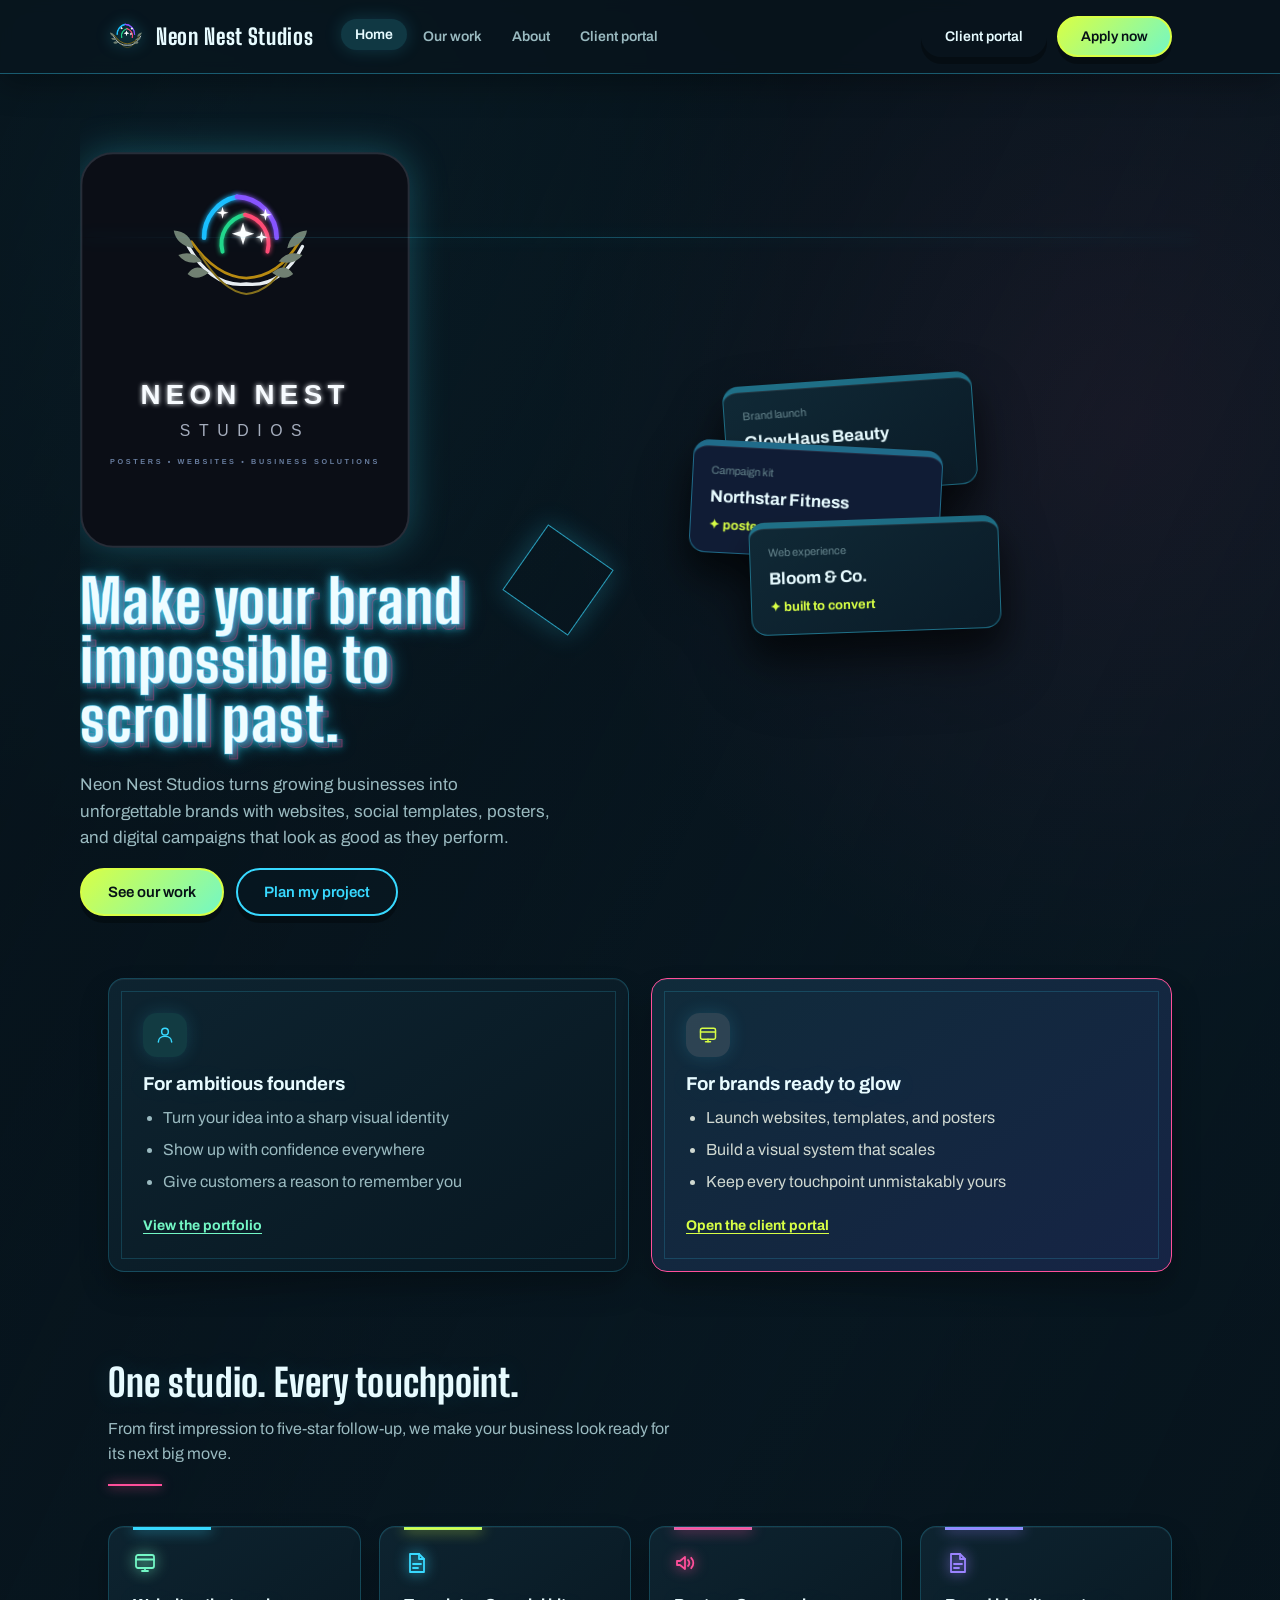
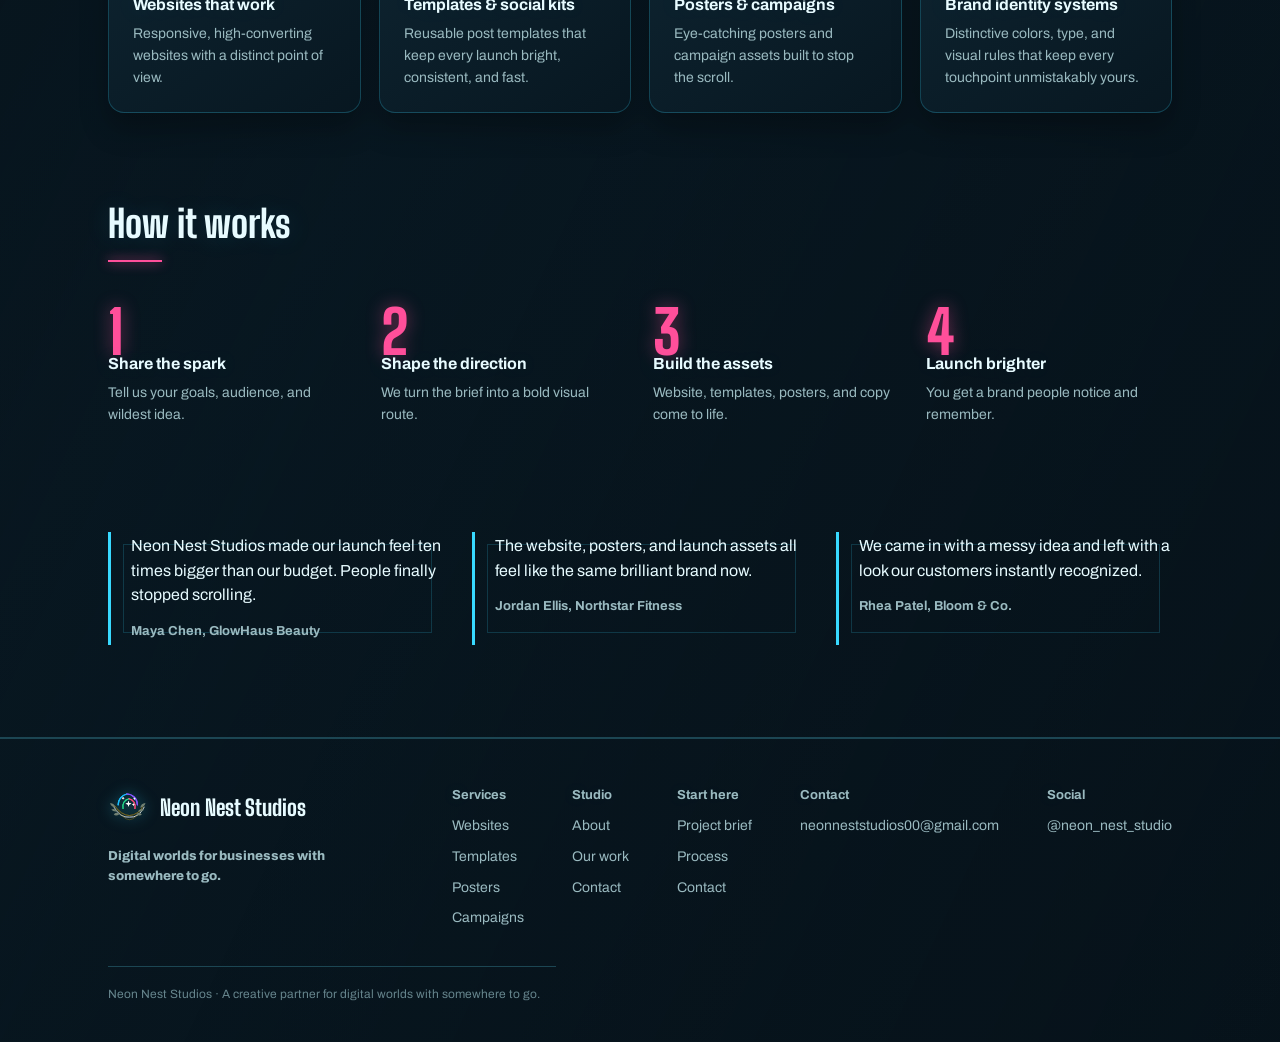
<file: index.html>
<!DOCTYPE html>
<html lang="en">
<head>
<meta charset="UTF-8">
<meta name="viewport" content="width=device-width, initial-scale=1.0">
<title>NEON NEST STUDIOS — Digital worlds for bold businesses</title>
<link rel="preconnect" href="https://fonts.googleapis.com">
<link rel="preconnect" href="https://fonts.gstatic.com" crossorigin>
<link href="https://fonts.googleapis.com/css2?family=Archivo:wght@400;500;600;700&family=Big+Shoulders+Display:wght@700;800&display=swap" rel="stylesheet">
<style>
*,*::before,*::after{box-sizing:border-box;}
[hidden]{display:none!important;}
:root{
  --ink:#17332C;
  --ink-soft:#4C5F57;
  --ink-faint:#7C8B84;
  --paper:#EEF1E6;
  --surface:#F8F9F2;
  --line:#D7DCC9;
  --gold:#C68A1F;
  --gold-deep:#9C6B14;
  --gold-tint:#F1E3C4;
  --star:#D9A017;
  --r-sm:5px;
  --r-md:6px;
  --shadow-hero:0 14px 28px rgba(23,51,44,.18);
  --font-d:'Big Shoulders Display',sans-serif;
  --font-b:'Archivo',-apple-system,BlinkMacSystemFont,'Segoe UI',sans-serif;
}
html{scroll-behavior:smooth;}
body{margin:0;font-family:var(--font-b);color:var(--ink);background:var(--paper);line-height:1.55;-webkit-font-smoothing:antialiased;}
h1,h2{font-family:var(--font-d);font-weight:800;line-height:.98;margin:0 0 .4em;color:var(--ink);letter-spacing:.002em;}
h3,h4{font-family:var(--font-b);font-weight:700;line-height:1.25;margin:0 0 .5em;color:var(--ink);}
p{margin:0 0 1em;color:var(--ink-soft);max-width:64ch;}
a{color:inherit;}
button{font-family:inherit;cursor:pointer;}
input,select,textarea{font-family:inherit;font-size:14px;color:var(--ink);}
button:focus-visible,a:focus-visible,input:focus-visible,textarea:focus-visible,select:focus-visible{outline:2px solid var(--gold-deep);outline-offset:2px;}
@media (prefers-reduced-motion:reduce){*,*::before,*::after{animation-duration:.01ms!important;transition-duration:.01ms!important;scroll-behavior:auto!important;}}
.icon{width:20px;height:20px;flex-shrink:0;}
.wrap{max-width:1120px;margin:0 auto;padding:0 28px;}
.section{padding:80px 0;}
.section-head{max-width:600px;margin:0 0 40px;}
.section-head h2{font-size:38px;}
.section-sub{margin:0;}

/* buttons */
.btn{display:inline-flex;align-items:center;gap:8px;border-radius:999px;border:2px solid transparent;padding:11px 22px;font-size:14px;font-weight:600;transition:background .15s ease,color .15s ease,border-color .15s ease;}
.btn-solid{background:var(--gold);color:var(--ink);}
.btn-solid:hover{background:var(--gold-deep);color:#fff;}
.btn-outline{background:transparent;border-color:var(--ink);color:var(--ink);}
.btn-outline:hover{background:var(--ink);color:#fff;}
.btn-ghost{background:transparent;border-color:transparent;color:var(--ink);}
.btn-lg{padding:14px 26px;font-size:15px;}
.btn-sm{padding:8px 16px;font-size:13px;}
.text-link{background:none;border:none;color:var(--gold-deep);font-weight:700;font-size:14px;padding:0;text-decoration:underline;text-underline-offset:3px;}
.text-link--light{color:var(--gold);}

/* topbar */
.topbar{position:sticky;top:0;z-index:40;background:rgba(238,241,230,.94);backdrop-filter:blur(6px);border-bottom:2px solid var(--ink);}
.topbar-inner{max-width:1120px;margin:0 auto;padding:14px 28px;display:flex;align-items:center;gap:24px;}
.brand{display:flex;align-items:center;gap:8px;background:none;border:none;font-family:var(--font-d);font-size:22px;font-weight:800;color:var(--ink);padding:0;}
.brand .icon{color:var(--gold-deep);}
.main-nav{display:flex;gap:2px;margin-left:4px;}
.nav-link{background:none;border:none;padding:8px 14px;border-radius:4px;font-size:14px;font-weight:600;color:var(--ink-soft);}
.nav-link.active,.nav-link:hover{background:var(--gold-tint);color:var(--ink);}
.topbar-actions{margin-left:auto;display:flex;gap:10px;align-items:center;}

/* hero */
.hero{display:grid;grid-template-columns:1.05fr .95fr;gap:48px;align-items:center;padding:64px 0 48px;}
.hero h1{font-size:clamp(38px,5.4vw,60px);}
.hero .lede{font-size:17px;max-width:46ch;}
.hero-actions{display:flex;gap:12px;flex-wrap:wrap;margin-top:8px;}
.placard-stack{position:relative;height:300px;max-width:420px;}
.mini-placard{position:absolute;width:min(250px,74vw);background:var(--surface);border:2px solid var(--ink);border-radius:var(--r-md);padding:16px 18px;display:flex;flex-direction:column;gap:5px;}
.mini-placard strong{font-weight:700;font-size:17px;}
.mp-cat{font-size:11px;color:var(--ink-faint);}
.mp-stars{font-size:13px;color:var(--star);font-weight:700;}
.mp-1{top:0;left:8%;transform:rotate(-4deg);z-index:1;}
.mp-2{top:66px;left:0;transform:rotate(3deg);z-index:2;background:var(--paper);}
.mp-3{top:140px;left:14%;transform:rotate(-2deg);z-index:3;box-shadow:var(--shadow-hero);}

/* audience */
.audience{display:grid;grid-template-columns:1fr 1fr;gap:22px;}
.audience-card{background:var(--surface);border:2px solid var(--line);border-radius:var(--r-md);padding:34px;}
.audience-card--dark{background:var(--ink);border-color:var(--ink);color:#fff;}
.audience-card--dark h3{color:#fff;}
.audience-icon{width:44px;height:44px;border-radius:var(--r-sm);background:var(--gold-tint);display:flex;align-items:center;justify-content:center;margin-bottom:16px;}
.audience-icon .icon{color:var(--gold-deep);}
.audience-card--dark .audience-icon{background:rgba(255,255,255,.12);}
.audience-card--dark .audience-icon .icon{color:var(--gold);}
.audience-card ul{margin:0 0 18px;padding-left:20px;color:var(--ink-soft);}
.audience-card--dark ul{color:#CFD8D1;}
.audience-card li{margin-bottom:7px;}

/* pillars */
.pillar-grid{display:grid;grid-template-columns:repeat(4,1fr);gap:18px;}
.pillar-card{background:var(--surface);border:2px solid var(--line);border-radius:var(--r-md);padding:24px;}
.pillar-card .icon{width:24px;height:24px;color:var(--gold-deep);margin-bottom:12px;}
.pillar-card h3{font-size:16px;}
.pillar-card p{font-size:14px;margin:0;}

/* steps */
.step-list{list-style:none;margin:0;padding:0;display:grid;grid-template-columns:repeat(4,1fr);gap:26px;}
.step-ghost{display:block;font-family:var(--font-d);font-weight:800;font-size:60px;color:var(--gold-tint);line-height:1;margin-bottom:-8px;}
.step-list h3{font-size:16px;position:relative;}
.step-list p{font-size:14px;}

/* testimonials */
.testimonials{display:grid;grid-template-columns:repeat(3,1fr);gap:28px;}
.testimonial{border-left:3px solid var(--gold);padding:2px 0 2px 20px;}
.testimonial p{font-size:16px;color:var(--ink);margin:0 0 10px;}
.testimonial span{font-size:13px;color:var(--ink-soft);font-weight:700;}

/* pricing */
.price-grid{display:grid;grid-template-columns:repeat(3,1fr);gap:18px;align-items:start;}
.price-card{background:var(--surface);border:2px solid var(--line);border-radius:var(--r-md);padding:30px;}
.price-card--featured{background:var(--ink);border-color:var(--ink);color:#fff;}
.price-card--featured h3,.price-card--featured .price{color:#fff;}
.price-card--featured .price span{color:#AEBBB3;}
.price-card--featured ul{color:#CFD8D1;}
.price-card--featured li{border-top-color:rgba(255,255,255,.14);}
.featured-label{display:inline-block;color:var(--gold);font-size:12px;font-weight:700;margin-bottom:10px;}
.price{font-family:var(--font-d);font-weight:800;font-size:42px;margin:6px 0 18px;color:var(--ink);}
.price span{font-size:14px;font-weight:400;font-family:var(--font-b);color:var(--ink-faint);}
.price-card ul{list-style:none;padding:0;margin:0 0 22px;color:var(--ink-soft);font-size:14px;}
.price-card li{padding:8px 0;border-top:1px solid var(--line);}
.price-card li:first-child{border-top:none;}

/* footer */
.footer{border-top:2px solid var(--ink);padding:48px 0 26px;}
.footer-inner{display:flex;justify-content:space-between;gap:36px;flex-wrap:wrap;margin-bottom:28px;}
.footer-brand{font-family:var(--font-d);font-size:22px;font-weight:800;max-width:260px;}
.footer-brand p{font-size:13px;font-family:var(--font-b);margin-top:8px;}
.footer-cols{display:flex;gap:48px;flex-wrap:wrap;}
.footer-cols h4{font-size:13px;color:var(--ink-soft);margin:0 0 12px;}
.footer-cols a{display:block;font-size:14px;color:var(--ink-soft);text-decoration:none;margin-bottom:9px;}
.footer-note{font-size:12px;color:var(--ink-faint);border-top:1px solid var(--line);padding-top:18px;}

/* explore */
.explore-header{padding:52px 0 30px;}
.search-box{position:relative;max-width:440px;margin:22px 0 16px;}
.search-box .icon{position:absolute;left:15px;top:50%;transform:translateY(-50%);color:var(--ink-faint);}
.search-box input{width:100%;padding:12px 16px 12px 42px;border-radius:999px;border:2px solid var(--ink);background:var(--surface);font-size:14px;}
.chip-row{display:flex;gap:8px;flex-wrap:wrap;}
.chip{border:2px solid var(--line);background:var(--surface);border-radius:999px;padding:6px 15px;font-size:13px;font-weight:600;color:var(--ink-soft);}
.chip.active{background:var(--ink);color:#fff;border-color:var(--ink);}
.business-grid{max-width:1120px;margin:0 auto;padding:0 28px 88px;display:grid;grid-template-columns:repeat(auto-fill,minmax(270px,1fr));gap:18px;}
.biz-card{background:var(--surface);border:2px solid var(--ink);border-radius:var(--r-md);padding:20px;display:flex;flex-direction:column;gap:10px;}
.biz-card-top{display:flex;gap:12px;align-items:center;}
.biz-avatar{width:42px;height:42px;border-radius:var(--r-sm);background:var(--ink);color:var(--paper);display:flex;align-items:center;justify-content:center;font-family:var(--font-d);font-weight:800;font-size:18px;flex-shrink:0;}
.biz-avatar.lg{width:50px;height:50px;font-size:20px;}
.biz-card h3{font-size:16px;margin:0;}
.biz-cat{font-size:12px;color:var(--ink-faint);margin:2px 0 0;}
.biz-blurb{font-size:13px;margin:0;flex-grow:1;}
.biz-rating{display:flex;align-items:center;gap:6px;font-size:13px;}
.stars{color:var(--star);letter-spacing:1px;}
.stars.small{font-size:12px;}
.rating-num{font-weight:700;}
.rating-count{color:var(--ink-faint);}
.empty{grid-column:1/-1;color:var(--ink-faint);padding:30px 0;}

/* modal */
.modal-backdrop{position:fixed;inset:0;background:rgba(23,51,44,.55);display:flex;align-items:center;justify-content:center;z-index:60;padding:20px;}
.modal{background:var(--surface);border:2px solid var(--ink);border-radius:var(--r-md);max-width:520px;width:100%;max-height:82vh;overflow-y:auto;padding:30px;position:relative;}
.modal-close{position:absolute;top:14px;right:14px;background:var(--paper);border:2px solid var(--ink);border-radius:50%;width:30px;height:30px;font-size:17px;line-height:1;color:var(--ink);}
.modal-rating-summary{display:flex;gap:22px;align-items:center;background:var(--paper);border-radius:var(--r-sm);padding:16px;margin:16px 0;}
.big-rating{font-family:var(--font-d);font-weight:800;font-size:32px;text-align:center;flex-shrink:0;}
.big-rating .stars{display:block;font-size:14px;margin:3px 0;}
.big-rating span:last-child{display:block;font-size:11px;font-family:var(--font-b);font-weight:400;color:var(--ink-faint);}
.rating-bars{flex-grow:1;}
.rbar-row{display:flex;align-items:center;gap:8px;font-size:11px;color:var(--ink-faint);margin-bottom:4px;}
.rbar{flex-grow:1;height:6px;background:var(--line);border-radius:4px;overflow:hidden;}
.rbar-fill{height:100%;background:var(--star);}
.review-item{padding:14px 0;border-top:1px solid var(--line);}
.review-item:first-child{border-top:none;padding-top:0;}
.review-item-head{display:flex;align-items:center;gap:10px;margin-bottom:5px;flex-wrap:wrap;}
.review-date{font-size:12px;color:var(--ink-faint);margin-left:auto;}
.review-item p{font-size:14px;margin:0;}

/* dashboard */
.dash-shell{display:grid;grid-template-columns:230px 1fr;min-height:620px;}
.dash-sidebar{background:var(--ink);color:#fff;padding:22px 14px;}
.dash-biz{display:flex;align-items:center;gap:10px;padding:0 8px 18px;border-bottom:1px solid rgba(255,255,255,.14);margin-bottom:14px;}
.dash-biz strong{display:block;font-size:14px;}
.dash-biz-meta{display:flex;gap:6px;margin-top:5px;}
.biz-cat-tag,.demo-tag{font-size:10px;padding:2px 7px;border-radius:4px;font-weight:700;}
.biz-cat-tag{background:rgba(255,255,255,.12);color:#CFD8D1;}
.demo-tag{background:var(--gold);color:var(--ink);}
.dash-nav{display:flex;flex-direction:column;gap:2px;}
.dash-nav-link{display:flex;align-items:center;gap:10px;background:none;border:none;color:#CFD8D1;padding:10px 12px;border-radius:4px;font-size:14px;text-align:left;}
.dash-nav-link .icon{width:18px;height:18px;}
.dash-nav-link.active,.dash-nav-link:hover{background:rgba(255,255,255,.1);color:#fff;}
.dash-main{padding:38px 42px;background:var(--paper);}
.dash-head{margin-bottom:26px;}
.dash-head h2{font-size:28px;}
.dash-head-row{display:flex;justify-content:space-between;align-items:flex-start;margin-bottom:22px;gap:16px;flex-wrap:wrap;}
.dash-head-row h2{font-size:28px;margin-bottom:2px;}

.stat-grid{display:grid;grid-template-columns:repeat(4,1fr);gap:14px;margin-bottom:26px;}
.stat-card{background:var(--surface);border:2px solid var(--line);border-radius:var(--r-md);padding:16px;}
.stat-label{display:block;font-size:12px;color:var(--ink-faint);margin-bottom:8px;}
.stat-value{display:block;font-family:var(--font-d);font-weight:800;font-size:26px;}
.stat-delta{display:block;font-size:12px;color:var(--ink-faint);margin-top:4px;}
.stat-delta.up{color:var(--gold-deep);font-weight:700;}

.chart-card,.recent-reviews-card{background:var(--surface);border:2px solid var(--line);border-radius:var(--r-md);padding:20px;margin-bottom:18px;}
.chart-card h4,.recent-reviews-card h4{font-size:14px;margin-bottom:12px;}
.bar-chart{width:100%;height:auto;}
.bar{fill:var(--gold);}
.bar-label{fill:var(--ink-faint);font-size:11px;font-family:var(--font-b);}
.mini-review{font-size:13px;padding:8px 0;border-top:1px solid var(--line);color:var(--ink-soft);}
.mini-review:first-child{border-top:none;}
.mini-review strong{color:var(--ink);}

.builder-shell{display:grid;grid-template-columns:290px 1fr;gap:18px;align-items:start;}
.builder-panel{display:flex;flex-direction:column;gap:10px;}
.builder-section{background:var(--surface);border:2px solid var(--line);border-radius:var(--r-md);padding:14px 16px;}
.builder-section-head{display:flex;align-items:center;gap:10px;margin-bottom:8px;}
.field-label{display:block;font-size:11px;color:var(--ink-faint);margin:10px 0 4px;}
.builder-section input:not([type]){width:100%;padding:9px 11px;border:1px solid var(--line);border-radius:var(--r-sm);font-size:13px;background:#fff;}
.switch{position:relative;display:inline-block;width:34px;height:19px;flex-shrink:0;}
.switch input{opacity:0;width:0;height:0;}
.switch span{position:absolute;inset:0;background:var(--line);border-radius:999px;transition:.15s;}
.switch span::before{content:'';position:absolute;width:15px;height:15px;left:2px;top:2px;background:#fff;border-radius:50%;transition:.15s;}
.switch input:checked + span{background:var(--gold-deep);}
.switch input:checked + span::before{transform:translateX(15px);}
.builder-preview{background:var(--surface);border:2px solid var(--ink);border-radius:var(--r-md);overflow:hidden;}
.browser-chrome{display:flex;gap:6px;padding:11px 14px;border-bottom:2px solid var(--ink);}
.browser-chrome span{width:9px;height:9px;border-radius:50%;background:var(--line);}
.site-preview-nav{padding:13px 22px;font-weight:700;border-bottom:1px solid var(--line);}
.site-preview-hero{padding:36px 22px;text-align:center;background:var(--paper);}
.site-preview-hero h2{font-size:22px;}
.site-preview-hero button{margin-top:8px;background:var(--gold);color:var(--ink);border:none;border-radius:999px;padding:9px 18px;font-size:13px;font-weight:700;}
.site-preview-row{display:flex;gap:10px;padding:18px 22px;}
.site-preview-block{flex:1;height:64px;background:var(--surface);border:1px dashed var(--line);border-radius:var(--r-sm);}
.site-preview-contact{padding:13px 22px;border-top:1px solid var(--line);font-size:12px;color:var(--ink-faint);text-align:center;}

.new-post-form,.new-campaign-form{display:flex;gap:10px;flex-wrap:wrap;background:var(--surface);border:2px solid var(--line);border-radius:var(--r-md);padding:14px;margin-bottom:18px;}
.new-post-form input,.new-post-form select,.new-campaign-form input,.new-campaign-form select{padding:9px 12px;border:1px solid var(--line);border-radius:var(--r-sm);font-size:13px;flex:1;min-width:140px;background:#fff;}
.post-list{display:flex;flex-direction:column;gap:1px;background:var(--line);border-radius:var(--r-md);overflow:hidden;border:2px solid var(--line);}
.post-row{display:grid;grid-template-columns:90px 1fr 120px 100px;gap:12px;align-items:center;background:var(--surface);padding:13px 16px;font-size:13px;}
.post-title{font-weight:600;}
.post-date{color:var(--ink-faint);}
.tag{display:inline-block;padding:3px 9px;border-radius:4px;font-size:11px;font-weight:700;width:fit-content;}
.tag-platform{background:var(--line);color:var(--ink-soft);}
.tag-live{background:var(--gold-tint);color:var(--gold-deep);}
.tag-muted{background:var(--line);color:var(--ink-faint);}

.campaign-grid{display:grid;grid-template-columns:repeat(auto-fill,minmax(230px,1fr));gap:14px;}
.campaign-card{background:var(--surface);border:2px solid var(--line);border-radius:var(--r-md);padding:16px;}
.campaign-head{display:flex;justify-content:space-between;align-items:center;margin-bottom:10px;gap:8px;}
.status-toggle-btn{border:none;border-radius:999px;padding:4px 12px;font-size:11px;font-weight:700;margin-bottom:12px;}
.campaign-metrics{display:grid;grid-template-columns:1fr 1fr;gap:8px;}
.campaign-metrics div{background:var(--paper);border-radius:var(--r-sm);padding:8px 10px;}
.campaign-metrics span{display:block;font-size:11px;color:var(--ink-faint);}
.campaign-metrics strong{font-size:14px;}

.dash-review{background:var(--surface);border:2px solid var(--line);border-radius:var(--r-md);padding:16px;margin-bottom:10px;}
.business-reply{margin-top:10px;background:var(--paper);border-radius:var(--r-sm);padding:10px 12px;font-size:13px;color:var(--ink-soft);}
.reply-box{margin-top:10px;display:flex;flex-direction:column;gap:8px;}
.reply-box textarea{width:100%;min-height:60px;padding:10px;border:1px solid var(--line);border-radius:var(--r-sm);font-size:13px;resize:vertical;}

/* bright 3D motion layer */
:root{
  --ink:#17243d;--ink-soft:#516079;--ink-faint:#8793a8;--paper:#f6f7fb;--surface:rgba(255,255,255,.88);--line:#dce3ef;
  --gold:#ffcb3d;--gold-deep:#f06b4f;--gold-tint:#fff1b8;--star:#ff9b35;--cyan:#58d9e6;--pink:#ff6f91;--violet:#8d7cff;
  --shadow-hero:0 28px 55px rgba(52,65,116,.24);
}
body{background:radial-gradient(circle at 8% 12%,rgba(88,217,230,.23),transparent 25%),radial-gradient(circle at 92% 6%,rgba(255,111,145,.18),transparent 27%),linear-gradient(135deg,#f8f8ff 0%,#eef8f7 48%,#fff7eb 100%);}
body::before{content:'';position:fixed;inset:0;pointer-events:none;opacity:.28;background-image:linear-gradient(rgba(23,36,61,.045) 1px,transparent 1px),linear-gradient(90deg,rgba(23,36,61,.045) 1px,transparent 1px);background-size:34px 34px;mask-image:linear-gradient(to bottom,#000,transparent 72%);z-index:-1;}
h1,h2{color:var(--ink);text-shadow:0 4px 0 rgba(255,255,255,.8);}
.topbar{background:rgba(248,249,253,.78);border-bottom:1px solid rgba(23,36,61,.13);box-shadow:0 8px 24px rgba(48,65,112,.08);}
.topbar-inner{padding-top:16px;padding-bottom:16px;}.brand{letter-spacing:.03em;transform:translateZ(0);}.brand .icon{color:var(--pink);filter:drop-shadow(2px 3px 0 var(--gold));}
.nav-link{border-radius:999px;transition:transform .2s ease,background .2s ease,box-shadow .2s ease;}.nav-link.active,.nav-link:hover{background:var(--gold-tint);box-shadow:0 5px 0 rgba(240,107,79,.16);transform:translateY(-2px);}
.btn{box-shadow:0 5px 0 rgba(23,36,61,.14);transition:transform .2s ease,box-shadow .2s ease,background .2s ease,color .2s ease;}.btn:hover{transform:translateY(-3px);box-shadow:0 9px 0 rgba(23,36,61,.13);}.btn:active{transform:translateY(1px);box-shadow:0 2px 0 rgba(23,36,61,.13);}
.btn-solid{background:linear-gradient(135deg,var(--gold),#ffdf68);color:var(--ink);border-color:#f7bd35;}.btn-solid:hover{background:linear-gradient(135deg,#ffbd43,var(--gold-deep));color:#fff;}.btn-outline{border-color:var(--ink);background:rgba(255,255,255,.45);}
.hero{perspective:1100px;}.hero-copy{animation:rise-in .8s cubic-bezier(.2,.8,.2,1) both;}.hero-visual{perspective:900px;min-height:310px;}.placard-stack{transform-style:preserve-3d;animation:hero-float 6s ease-in-out infinite;}
.mini-placard{border:1px solid rgba(23,36,61,.18);border-radius:18px;background:rgba(255,255,255,.82);box-shadow:0 20px 25px rgba(40,57,112,.14),inset 0 1px 0 #fff;backdrop-filter:blur(10px);transform-style:preserve-3d;}.mp-1{border-top:6px solid var(--cyan);}.mp-2{border-top:6px solid var(--pink);}.mp-3{border-top:6px solid var(--gold);}
.audience-card,.pillar-card,.price-card,.biz-card,.stat-card,.chart-card,.recent-reviews-card,.builder-section,.new-post-form,.new-campaign-form,.campaign-card,.dash-review{border:1px solid rgba(23,36,61,.13);border-radius:18px;box-shadow:0 12px 24px rgba(48,65,112,.08),inset 0 1px 0 #fff;transform-style:preserve-3d;transition:transform .25s ease,box-shadow .25s ease,border-color .25s ease;}
.audience-card:hover,.pillar-card:hover,.price-card:hover,.biz-card:hover,.stat-card:hover,.campaign-card:hover{transform:translateY(-8px) rotateX(2deg) rotateY(-2deg);box-shadow:0 24px 32px rgba(48,65,112,.16),inset 0 1px 0 #fff;border-color:rgba(88,217,230,.75);}
.audience-card--dark,.price-card--featured{background:linear-gradient(145deg,#202c50,#343b72);border-color:#202c50;box-shadow:0 20px 32px rgba(32,44,80,.3);}.audience-card--dark:hover,.price-card--featured:hover{border-color:var(--pink);}
.audience-icon{border-radius:14px;background:linear-gradient(145deg,var(--gold-tint),#fff);box-shadow:inset 0 2px 0 #fff,0 6px 10px rgba(240,107,79,.14);}.pillar-card:nth-child(2) .icon{color:var(--cyan);}.pillar-card:nth-child(3) .icon{color:var(--pink);}.pillar-card:nth-child(4) .icon{color:var(--violet);}
.step-ghost{color:var(--pink);text-shadow:4px 5px 0 rgba(88,217,230,.3);}.testimonial{border-left-color:var(--pink);}.price-card--featured .btn-solid{background:var(--cyan);border-color:var(--cyan);}
.explore-header{padding-top:72px;}.search-box input{border:1px solid rgba(23,36,61,.3);box-shadow:0 8px 16px rgba(48,65,112,.08);}.chip{transition:transform .2s ease,background .2s ease,box-shadow .2s ease;}.chip:hover{transform:translateY(-2px);box-shadow:0 5px 0 rgba(23,36,61,.1);}.chip.active{background:var(--ink);box-shadow:0 5px 0 var(--pink);}
.biz-avatar{background:linear-gradient(145deg,var(--violet),var(--pink));box-shadow:4px 5px 0 rgba(23,36,61,.12);}.biz-card{animation:rise-in .55s both;}.biz-card:nth-child(2n){animation-delay:.08s}.biz-card:nth-child(3n){animation-delay:.16s}
.dash-shell{perspective:1200px;}.dash-sidebar{background:linear-gradient(160deg,#1b2949,#343b72);box-shadow:12px 0 24px rgba(32,44,80,.14);}.dash-main{background:rgba(246,247,251,.7);}.stat-value{color:var(--ink);text-shadow:2px 3px 0 rgba(88,217,230,.3);}.bar{fill:var(--pink);filter:drop-shadow(4px 5px 0 rgba(240,107,79,.15));}
.builder-preview{box-shadow:0 22px 36px rgba(48,65,112,.16);transform:rotateX(2deg);}.site-preview-hero{background:linear-gradient(135deg,#fff1b8,#d7f7f4);}.modal-backdrop{background:rgba(23,36,61,.62);backdrop-filter:blur(8px);}.modal{border:1px solid rgba(255,255,255,.7);border-radius:22px;box-shadow:0 30px 70px rgba(15,25,53,.3);animation:modal-in .35s cubic-bezier(.2,.8,.2,1);}
.portal-note{color:#cbd4ef;font-size:13px;line-height:1.55;padding:18px 10px 0;}.application-form{max-width:860px;background:rgba(255,255,255,.82);border:1px solid rgba(23,36,61,.13);border-radius:22px;padding:28px;box-shadow:0 22px 38px rgba(48,65,112,.13),inset 0 1px 0 #fff;}.application-intro{border-bottom:1px solid var(--line);margin-bottom:22px;padding-bottom:18px;}.application-kicker{color:var(--gold-deep);font-size:11px;font-weight:800;letter-spacing:.12em;text-transform:uppercase;}.application-intro h3{font-size:24px;margin:8px 0 5px;}.application-intro p{font-size:14px;margin:0;}.application-form label{display:block;margin-bottom:16px;}.application-form label span{display:block;color:var(--ink-soft);font-size:12px;font-weight:700;margin-bottom:6px;}.application-form input,.application-form select,.application-form textarea{width:100%;border:1px solid var(--line);border-radius:10px;background:#fff;padding:12px 13px;outline:none;transition:border-color .2s ease,box-shadow .2s ease;}.application-form textarea{min-height:120px;resize:vertical;}.application-form input:focus,.application-form select:focus,.application-form textarea:focus{border-color:var(--cyan);box-shadow:0 0 0 4px rgba(88,217,230,.18);}.application-grid{display:grid;grid-template-columns:1fr 1fr;gap:0 16px;}.application-footer{display:flex;align-items:center;justify-content:space-between;gap:16px;margin-top:8px;color:var(--ink-faint);font-size:12px;}.application-success{margin-top:18px;padding:14px 16px;border-radius:12px;background:#d9fff3;color:#126653;border:1px solid #72e6c5;animation:rise-in .4s ease both;}.application-success strong{color:#04705a;} 
@keyframes rise-in{from{opacity:0;transform:translateY(24px) rotateX(6deg)}to{opacity:1;transform:translateY(0) rotateX(0)}}
@keyframes hero-float{0%,100%{transform:rotateY(-5deg) rotateX(3deg) translateY(0)}50%{transform:rotateY(5deg) rotateX(-2deg) translateY(-12px)}}
@keyframes modal-in{from{opacity:0;transform:translateY(18px) scale(.94) rotateX(8deg)}to{opacity:1;transform:translateY(0) scale(1) rotateX(0)}}
@media (max-width:720px){.hero-visual{min-height:260px}.placard-stack{transform:scale(.85);transform-origin:top center}.section{padding:58px 0}.explore-header{padding-top:48px}.audience-card,.pillar-card,.price-card,.biz-card{border-radius:15px;}.application-form{padding:20px 16px}.application-grid{grid-template-columns:1fr}.application-footer{align-items:flex-start;flex-direction:column}.application-footer .btn{width:100%;justify-content:center;}}

@media (max-width:960px){
  .pillar-grid{grid-template-columns:repeat(2,1fr);}
  .step-list{grid-template-columns:repeat(2,1fr);}
  .testimonials,.price-grid{grid-template-columns:1fr;}
  .stat-grid{grid-template-columns:repeat(2,1fr);}
}
@media (max-width:880px){
  .hero{grid-template-columns:1fr;padding-top:36px;}
  .hero-visual{order:-1;}
  .placard-stack{height:250px;margin-bottom:10px;}
  .audience{grid-template-columns:1fr;}
  .builder-shell{grid-template-columns:1fr;}
  .dash-shell{grid-template-columns:1fr;}
  .dash-sidebar{display:block;padding:16px;}
  .dash-biz{border-bottom:none;margin-bottom:10px;padding-bottom:0;}
  .dash-nav{flex-direction:row;overflow-x:auto;gap:6px;}
  .dash-nav-link{white-space:nowrap;}
  .dash-main{padding:26px 18px;}
}
@media (max-width:720px){
  .main-nav{order:3;width:100%;overflow-x:auto;border-top:1px solid var(--line);padding-top:10px;margin-top:10px;}
  .topbar-inner{flex-wrap:wrap;}
  .topbar-actions .btn-ghost{display:none;}
  .post-row{grid-template-columns:1fr;gap:6px;}
  .footer-inner{flex-direction:column;}
}
</style>
<style>
/* Neon Nest Studios: dark neon visual system */
:root{--ink:#e5fbff;--ink-soft:#9bc6d1;--ink-faint:#628892;--paper:#061018;--surface:#0c1c29;--line:#173d4c;--gold:#b7ff43;--gold-deep:#5ce1bc;--gold-tint:#12352f;--star:#b7ff43;--cyan:#37e8ff;--pink:#ff4fa3;--violet:#8b7cff;--shadow-hero:0 28px 70px rgba(0,0,0,.45)}
html{background:#061018}body{color:var(--ink);background:radial-gradient(circle at 15% 10%,rgba(55,232,255,.14),transparent 24%),radial-gradient(circle at 88% 18%,rgba(255,79,163,.12),transparent 23%),linear-gradient(135deg,#061018 0%,#081923 52%,#06131c 100%)}
body::before{opacity:.32;background-image:linear-gradient(rgba(55,232,255,.09) 1px,transparent 1px),linear-gradient(90deg,rgba(55,232,255,.09) 1px,transparent 1px);mask-image:linear-gradient(to bottom,#000,transparent 90%)}h1,h2,h3,h4{color:var(--ink);text-shadow:0 0 26px rgba(55,232,255,.18)}p{color:var(--ink-soft)}
.topbar{background:rgba(6,16,24,.84);border-bottom:1px solid rgba(55,232,255,.32);box-shadow:0 8px 30px rgba(0,0,0,.28)}.brand{color:var(--ink)}.brand .icon{color:var(--cyan);filter:drop-shadow(0 0 8px var(--cyan))}.nav-link{color:var(--ink-soft)}.nav-link.active,.nav-link:hover{background:#103540;color:var(--ink);box-shadow:0 0 18px rgba(55,232,255,.18)}
.btn{box-shadow:0 7px 0 rgba(0,0,0,.3)}.btn:hover{box-shadow:0 11px 22px rgba(55,232,255,.2)}.btn-solid{background:linear-gradient(135deg,var(--gold),var(--gold-deep));color:#041116;border-color:var(--gold)}.btn-solid:hover{background:linear-gradient(135deg,var(--cyan),var(--gold));color:#041116}.btn-outline{border-color:var(--cyan);background:rgba(8,25,35,.7);color:var(--cyan)}.btn-outline:hover{background:#123c49;color:var(--ink)}
.hero-visual{filter:drop-shadow(0 24px 25px rgba(0,0,0,.35))}.mini-placard{background:linear-gradient(145deg,#102936,#0a1b27);border-color:rgba(55,232,255,.4);box-shadow:0 20px 30px rgba(0,0,0,.42),inset 0 1px 0 rgba(255,255,255,.08)}.mp-1{border-top-color:var(--cyan)}.mp-2{border-top-color:var(--pink);background:#101c35}.mp-3{border-top-color:var(--gold)}
.audience-card,.pillar-card,.price-card,.biz-card,.stat-card,.chart-card,.recent-reviews-card,.builder-section,.new-post-form,.new-campaign-form,.campaign-card,.dash-review,.application-form{background:linear-gradient(145deg,rgba(14,37,50,.96),rgba(8,24,34,.96));border-color:rgba(55,232,255,.22);box-shadow:0 16px 28px rgba(0,0,0,.28),inset 0 1px 0 rgba(255,255,255,.05)}.audience-card:hover,.pillar-card:hover,.price-card:hover,.biz-card:hover,.stat-card:hover,.campaign-card:hover{border-color:var(--cyan);box-shadow:0 24px 42px rgba(0,0,0,.4),0 0 24px rgba(55,232,255,.12)}.audience-card--dark,.price-card--featured{background:linear-gradient(145deg,#102b3a,#162445);border-color:var(--pink)}.audience-card--dark h3,.price-card--featured h3{color:var(--ink)}.audience-icon{background:#123b42;box-shadow:0 0 18px rgba(55,232,255,.16)}.audience-icon .icon{color:var(--cyan)}
.step-ghost{color:var(--pink);text-shadow:0 0 18px rgba(255,79,163,.45)}.testimonial{border-left-color:var(--cyan)}.testimonial p{color:var(--ink)}.price-card li,.review-item,.footer-note,.site-preview-contact{border-color:var(--line)}.price,.price-card--featured h3{color:var(--ink)}.price span,.price-card--featured .price span{color:var(--ink-faint)}.footer{border-top-color:var(--line)}.footer-cols h4,.footer-cols a{color:var(--ink-soft)}.footer-cols a:hover{color:var(--cyan)}
.search-box input,.chip,.modal,.builder-preview,.post-list{background:#0b202c;color:var(--ink);border-color:rgba(55,232,255,.35)}.chip.active{background:#12424b;color:var(--ink);box-shadow:0 5px 0 var(--pink)}.biz-avatar{background:linear-gradient(145deg,var(--violet),var(--pink))}.dash-sidebar{background:linear-gradient(160deg,#071923,#121d40);box-shadow:12px 0 24px rgba(0,0,0,.3)}.dash-main{background:rgba(6,16,24,.7)}.dash-nav-link{color:#9bc6d1}.dash-nav-link.active,.dash-nav-link:hover{background:rgba(55,232,255,.12);color:var(--ink)}.stat-value{color:var(--ink);text-shadow:0 0 15px rgba(55,232,255,.36)}.bar{fill:var(--pink)}
.builder-section input:not([type]),.new-post-form input,.new-post-form select,.new-campaign-form input,.new-campaign-form select,.application-form input,.application-form select,.application-form textarea,.reply-box textarea{background:#06151f;color:var(--ink);border-color:var(--line)}.builder-preview{box-shadow:0 22px 42px rgba(0,0,0,.42)}.browser-chrome,.site-preview-nav,.site-preview-contact{border-color:var(--line)}.site-preview-hero{background:linear-gradient(135deg,#102f42,#113d39)}.site-preview-block{background:#0d2935;border-color:#225367}.modal-backdrop{background:rgba(1,8,13,.82)}.modal-rating-summary,.business-reply,.campaign-metrics div{background:#102b35}.rbar{background:#173d4c}.rbar-fill{background:var(--gold)}.modal-close{background:#102b35;color:var(--ink);border-color:var(--cyan)}.application-intro{border-color:var(--line)}.application-kicker{color:var(--gold)}.application-success{background:#0b3b35;color:#98ffe1;border-color:#1ac49b}.application-success strong{color:var(--gold)}
.view:not([hidden]){animation:view-in .65s cubic-bezier(.2,.8,.2,1) both;transform-origin:50% 10%}@keyframes view-in{from{opacity:0;transform:perspective(1200px) translateY(26px) rotateX(7deg) scale(.985)}to{opacity:1;transform:perspective(1200px) translateY(0) rotateX(0) scale(1)}}@keyframes hero-float{0%,100%{transform:rotateY(-7deg) rotateX(4deg) translateY(0) translateZ(0)}50%{transform:rotateY(7deg) rotateX(-3deg) translateY(-16px) translateZ(18px)}}
.about-hero{position:relative;min-height:440px;padding:92px 0 76px;overflow:hidden}.about-hero h2{font-size:clamp(42px,7vw,78px);max-width:720px;margin-top:12px}.about-hero .lede{font-size:18px;max-width:52ch}.about-orbit{position:absolute;right:4%;top:55px;width:310px;height:310px;perspective:800px;transform:rotate(-12deg)}.orbit-core{position:absolute;inset:105px;border:1px solid var(--cyan);border-radius:50%;display:grid;place-items:center;color:var(--gold);font-family:var(--font-d);font-size:56px;background:radial-gradient(circle,#143d48,#071722 70%);box-shadow:0 0 35px rgba(55,232,255,.35),inset 0 0 30px rgba(255,79,163,.24);z-index:2}.orbit-ring{position:absolute;border:1px solid rgba(55,232,255,.7);border-radius:50%;inset:35px;transform:rotateX(65deg) rotateY(12deg);box-shadow:0 0 16px rgba(55,232,255,.18)}.ring-two{inset:12px;transform:rotateX(65deg) rotateY(-28deg);border-color:rgba(255,79,163,.7)}.orbit-dot{position:absolute;width:13px;height:13px;border-radius:50%;background:var(--gold);box-shadow:0 0 16px var(--gold);z-index:3}.dot-one{top:30px;left:106px}.dot-two{right:24px;bottom:84px;background:var(--pink);box-shadow:0 0 16px var(--pink)}.about-grid{display:grid;grid-template-columns:repeat(3,1fr);gap:18px}.about-panel{min-height:220px;padding:26px;background:linear-gradient(145deg,#0f2d3a,#091b27);border:1px solid rgba(55,232,255,.24);border-radius:18px;box-shadow:0 16px 28px rgba(0,0,0,.25);transition:transform .3s ease,border-color .3s ease}.about-panel:hover{transform:translateY(-10px) rotateX(4deg);border-color:var(--pink)}.about-panel .step-ghost{font-size:48px}.about-values{padding-top:88px}
@media(max-width:880px){.about-orbit{opacity:.35;right:-80px}.about-hero{min-height:500px}}@media(max-width:720px){.about-grid{grid-template-columns:1fr}.about-hero{padding-top:58px}.about-orbit{width:240px;height:240px;top:250px;right:-32px}.orbit-core{inset:82px;font-size:42px}.orbit-ring{inset:25px}.ring-two{inset:8px}}
</style>
<link rel="stylesheet" href="styles.css">
</head>
<body>
<svg style="display:none" aria-hidden="true">
  <symbol id="icon-search" viewBox="0 0 24 24" fill="none" stroke="currentColor" stroke-width="1.8" stroke-linecap="round" stroke-linejoin="round"><circle cx="10" cy="10" r="6.5"/><line x1="19.5" y1="19.5" x2="14.8" y2="14.8"/></symbol>
  <symbol id="icon-website" viewBox="0 0 24 24" fill="none" stroke="currentColor" stroke-width="1.8" stroke-linecap="round" stroke-linejoin="round"><rect x="3" y="4" width="18" height="13" rx="2"/><line x1="3" y1="8.5" x2="21" y2="8.5"/><line x1="9" y1="20" x2="15" y2="20"/><line x1="12" y1="17" x2="12" y2="20"/></symbol>
  <symbol id="icon-content" viewBox="0 0 24 24" fill="none" stroke="currentColor" stroke-width="1.8" stroke-linecap="round" stroke-linejoin="round"><path d="M6 3h9l5 5v13H6z"/><path d="M15 3v5h5"/><line x1="9" y1="13" x2="17" y2="13"/><line x1="9" y1="17" x2="14" y2="17"/></symbol>
  <symbol id="icon-ads" viewBox="0 0 24 24" fill="none" stroke="currentColor" stroke-width="1.8" stroke-linecap="round" stroke-linejoin="round"><path d="M3 10v4h3l5 4V6l-5 4H3z"/><path d="M14 9a4 4 0 0 1 0 6"/><path d="M17.2 6.8a7.5 7.5 0 0 1 0 10.4"/></symbol>
  <symbol id="icon-reviews" viewBox="0 0 24 24" fill="none" stroke="currentColor" stroke-width="1.8" stroke-linecap="round" stroke-linejoin="round"><path d="M4 4h16v12H8l-4 4z"/></symbol>
  <symbol id="icon-user" viewBox="0 0 24 24" fill="none" stroke="currentColor" stroke-width="1.8" stroke-linecap="round" stroke-linejoin="round"><circle cx="12" cy="8" r="4"/><path d="M4 20.5c0-4.4 3.6-7 8-7s8 2.6 8 7"/></symbol>
  <symbol id="icon-overview" viewBox="0 0 24 24" fill="none" stroke="currentColor" stroke-width="1.8" stroke-linecap="round" stroke-linejoin="round"><rect x="3" y="3" width="7.5" height="7.5" rx="1.5"/><rect x="13.5" y="3" width="7.5" height="7.5" rx="1.5"/><rect x="3" y="13.5" width="7.5" height="7.5" rx="1.5"/><rect x="13.5" y="13.5" width="7.5" height="7.5" rx="1.5"/></symbol>
  <symbol id="icon-pin" viewBox="0 0 24 24" fill="none" stroke="currentColor" stroke-width="1.8" stroke-linecap="round" stroke-linejoin="round"><path d="M12 21s7-7.4 7-12.2A7 7 0 0 0 5 8.8C5 13.6 12 21 12 21z"/><circle cx="12" cy="8.8" r="2.4"/></symbol>
  <symbol id="neon-nest-mark" viewBox="0 0 240 220">
    <defs><filter id="logo-glow" x="-50%" y="-50%" width="200%" height="200%"><feGaussianBlur stdDeviation="4" result="blur"/><feMerge><feMergeNode in="blur"/><feMergeNode in="SourceGraphic"/></feMerge></filter></defs>
    <path d="M58 92 A62 62 0 0 1 108 30" fill="none" stroke="#19bfff" stroke-width="7" stroke-linecap="round" filter="url(#logo-glow)"/>
    <path d="M108 30 A62 62 0 0 1 168 92" fill="none" stroke="#8754ff" stroke-width="7" stroke-linecap="round" filter="url(#logo-glow)"/>
    <path d="M86 113 A45 45 0 0 1 120 57" fill="none" stroke="#22d88b" stroke-width="6" stroke-linecap="round" filter="url(#logo-glow)"/>
    <path d="M120 57 A45 45 0 0 1 154 113" fill="none" stroke="#ff4b75" stroke-width="6" stroke-linecap="round" filter="url(#logo-glow)"/>
    <path d="M117 69 l4 13 13 4-13 4-4 13-4-13-13-4 13-4zM86 45 l2 7 7 2-7 2-2 7-2-7-7-2 7-2zM151 48 l2 7 7 2-7 2-2 7-2-7-7-2 7-2zM145 82 l2 7 7 2-7 2-2 7-2-7-7-2 7-2z" fill="#fff" filter="url(#logo-glow)"/>
    <g fill="none" stroke-linecap="round">
      <path d="M34 105 Q70 168 122 162 Q175 168 207 105" stroke="#e7edf1" stroke-width="5"/>
      <path d="M39 98 Q76 151 122 153 Q171 151 202 98" stroke="#b78a11" stroke-width="4"/>
      <path d="M52 117 Q87 174 122 177 Q162 174 190 117" stroke="#85701c" stroke-width="3"/>
    </g>
    <g fill="#718072"><path d="M42 108q-26-5-30-27 25 2 30 27zM55 128q-25 6-36-10 22-8 36 10zM65 145q-19 14-32 2 12-19 32-2zM184 108q26-5 30-27-25 2-30 27zM171 128q25 6 36-10-22-8-36 10zM161 145q19 14 32 2-12-19-32-2z"/></g>
  </symbol>
  <symbol id="neon-nest-full-logo" viewBox="0 0 500 600">
    <rect x="2" y="2" width="496" height="596" rx="48" fill="#0b0e16" stroke="#272d38" stroke-width="3"/>
    <use href="#neon-nest-mark" x="130" y="38" width="240" height="220"/>
    <text x="250" y="382" text-anchor="middle" fill="#f7fbff" font-family="Montserrat, sans-serif" font-size="42" font-weight="600" letter-spacing="8" filter="url(#logo-glow)">NEON NEST</text>
    <text x="250" y="431" text-anchor="middle" fill="#a5adbd" font-family="Montserrat, sans-serif" font-size="24" font-weight="300" letter-spacing="13">STUDIOS</text>
    <text x="250" y="472" text-anchor="middle" fill="#687d9f" font-family="Montserrat, sans-serif" font-size="11" font-weight="600" letter-spacing="4">POSTERS  •  WEBSITES  •  BUSINESS SOLUTIONS</text>
  </symbol>
</svg>

<header class="topbar">
  <div class="topbar-inner">
    <button class="brand" data-nav="home"><svg class="brand-logo" viewBox="0 0 240 220" aria-hidden="true"><use href="#neon-nest-mark"/></svg><span>Neon Nest Studios</span></button>
    <nav class="main-nav">
      <button class="nav-link" data-nav="home">Home</button>
      <button class="nav-link" data-nav="explore">Our work</button>
      <button class="nav-link" data-nav="about">About</button>
      <button class="nav-link" data-nav="dashboard">Client portal</button>
    </nav>
    <div class="topbar-actions">
      <button class="btn btn-ghost" data-nav="dashboard">Client portal</button>
      <button class="btn btn-solid" data-nav="dashboard">Apply now</button>
    </div>
  </div>
</header>

<main>
<section class="view" data-view="home">
  <video class="apogee-bg-video" src="https://d8j0ntlcm91z4.cloudfront.net/user_38xzZboKViGWJOttwIXH07lWA1P/hf_20260813_092641_de52eb87-daf2-41db-92cb-7a56eae012a5.mp4" autoplay loop muted playsinline aria-hidden="true"></video>
  <div class="apogee-bg-shade" aria-hidden="true"></div>
  <div class="wrap hero">
    <div class="hero-copy">
      <div class="hero-brand-lockup"><svg class="hero-full-logo" viewBox="0 0 500 600" aria-label="Neon Nest Studios logo"><use href="#neon-nest-full-logo"/></svg></div>
      <h1 class="hero-title" data-text="Make your brand impossible to scroll past."><span>Make your brand</span><span>impossible to</span><span>scroll past.</span></h1>
      <p class="lede">Neon Nest Studios turns growing businesses into unforgettable brands with websites, social templates, posters, and digital campaigns that look as good as they perform.</p>
      <div class="hero-actions">
        <button class="btn btn-solid btn-lg" data-nav="explore">See our work</button>
        <button class="btn btn-outline btn-lg" data-nav="dashboard">Plan my project</button>
      </div>
    </div>
    <div class="hero-visual">
      <div class="placard-stack">
        <div class="mini-placard mp-1"><span class="mp-cat">Brand launch</span><strong>GlowHaus Beauty</strong><span class="mp-stars">✦ neon identity</span></div>
        <div class="mini-placard mp-2"><span class="mp-cat">Campaign kit</span><strong>Northstar Fitness</strong><span class="mp-stars">✦ poster system</span></div>
        <div class="mini-placard mp-3"><span class="mp-cat">Web experience</span><strong>Bloom &amp; Co.</strong><span class="mp-stars">✦ built to convert</span></div>
      </div>
    </div>
  </div>

  <div class="wrap">
    <div class="audience">
      <div class="audience-card">
        <div class="audience-icon"><svg class="icon"><use href="#icon-user"/></svg></div>
        <h3>For ambitious founders</h3>
        <ul>
          <li>Turn your idea into a sharp visual identity</li>
          <li>Show up with confidence everywhere</li>
          <li>Give customers a reason to remember you</li>
        </ul>
        <button class="text-link" data-nav="explore">View the portfolio</button>
      </div>
      <div class="audience-card audience-card--dark">
        <div class="audience-icon"><svg class="icon"><use href="#icon-website"/></svg></div>
        <h3>For brands ready to glow</h3>
        <ul>
          <li>Launch websites, templates, and posters</li>
          <li>Build a visual system that scales</li>
          <li>Keep every touchpoint unmistakably yours</li>
        </ul>
        <button class="text-link text-link--light" data-nav="dashboard">Open the client portal</button>
      </div>
    </div>
  </div>

  <div class="section">
    <div class="wrap">
      <div class="section-head">
        <h2>One studio. Every touchpoint.</h2>
        <p class="section-sub">From first impression to five-star follow-up, we make your business look ready for its next big move.</p>
      </div>
      <div class="pillar-grid">
        <div class="pillar-card"><svg class="icon"><use href="#icon-website"/></svg><h3>Websites that work</h3><p>Responsive, high-converting websites with a distinct point of view.</p></div>
        <div class="pillar-card"><svg class="icon"><use href="#icon-content"/></svg><h3>Templates &amp; social kits</h3><p>Reusable post templates that keep every launch bright, consistent, and fast.</p></div>
        <div class="pillar-card"><svg class="icon"><use href="#icon-ads"/></svg><h3>Posters &amp; campaigns</h3><p>Eye-catching posters and campaign assets built to stop the scroll.</p></div>
        <div class="pillar-card"><svg class="icon"><use href="#icon-content"/></svg><h3>Brand identity systems</h3><p>Distinctive colors, type, and visual rules that keep every touchpoint unmistakably yours.</p></div>
      </div>
    </div>
  </div>

  <div class="section" style="padding-top:0;">
    <div class="wrap">
      <div class="section-head"><h2>How it works</h2></div>
      <ol class="step-list">
        <li><span class="step-ghost">1</span><h3>Share the spark</h3><p>Tell us your goals, audience, and wildest idea.</p></li>
        <li><span class="step-ghost">2</span><h3>Shape the direction</h3><p>We turn the brief into a bold visual route.</p></li>
        <li><span class="step-ghost">3</span><h3>Build the assets</h3><p>Website, templates, posters, and copy come to life.</p></li>
        <li><span class="step-ghost">4</span><h3>Launch brighter</h3><p>You get a brand people notice and remember.</p></li>
      </ol>
    </div>
  </div>

  <div class="section" style="padding-top:0;">
    <div class="wrap">
      <div class="testimonials">
        <div class="testimonial"><p>Neon Nest Studios made our launch feel ten times bigger than our budget. People finally stopped scrolling.</p><span>Maya Chen, GlowHaus Beauty</span></div>
        <div class="testimonial"><p>The website, posters, and launch assets all feel like the same brilliant brand now.</p><span>Jordan Ellis, Northstar Fitness</span></div>
        <div class="testimonial"><p>We came in with a messy idea and left with a look our customers instantly recognized.</p><span>Rhea Patel, Bloom &amp; Co.</span></div>
      </div>
    </div>
  </div>

  <footer class="footer">
    <div class="wrap">
      <div class="footer-inner">
        <div class="footer-brand"><div class="footer-brand-name"><svg class="brand-logo" viewBox="0 0 240 220" aria-hidden="true"><use href="#neon-nest-mark"/></svg><span>Neon Nest Studios</span></div><p>Digital worlds for businesses with somewhere to go.</p></div>
        <div class="footer-cols">
          <div><h4>Services</h4><a href="#">Websites</a><a href="#">Templates</a><a href="#">Posters</a><a href="#">Campaigns</a></div>
          <div><h4>Studio</h4><a href="#">About</a><a href="#">Our work</a><a href="#">Contact</a></div>
          <div><h4>Start here</h4><a href="#">Project brief</a><a href="#">Process</a><a href="#">Contact</a></div>
          <div><h4>Contact</h4><a href="mailto:neonneststudios00@gmail.com">neonneststudios00@gmail.com</a></div>
          <div><h4>Social</h4><a href="https://www.instagram.com/neon_nest_studio/" target="_blank" rel="noopener noreferrer">@neon_nest_studio</a></div>
        </div>
      </div>
      <p class="footer-note">Neon Nest Studios · A creative partner for digital worlds with somewhere to go.</p>
    </div>
  </footer>
</section>

<section class="view" data-view="about" hidden>
  <div class="wrap about-hero">
    <span class="application-kicker">ABOUT THE STUDIO / 2026</span>
    <h2>We build digital space<br>for ideas with gravity.</h2>
    <p class="lede">Neon Nest Studios is a compact creative studio for founders who want their next chapter to feel unmistakably theirs. Strategy, design, code, and launch energy live in one orbit.</p>
    <div class="about-orbit" aria-hidden="true"><div class="orbit-core">WS</div><span class="orbit-ring ring-one"></span><span class="orbit-ring ring-two"></span><span class="orbit-dot dot-one"></span><span class="orbit-dot dot-two"></span></div>
  </div>
  <div class="wrap about-grid">
    <article class="about-panel"><span class="step-ghost">01</span><h3>Make it clear</h3><p>We find the sharpest version of your idea, then give it a visual language people can feel in a second.</p></article>
    <article class="about-panel"><span class="step-ghost">02</span><h3>Make it magnetic</h3><p>We combine expressive motion, useful structure, and memorable details so your audience knows where to look next.</p></article>
    <article class="about-panel"><span class="step-ghost">03</span><h3>Make it move</h3><p>Every system is built to keep evolving, from the first landing page to the campaign after launch.</p></article>
  </div>
  <div class="section about-values"><div class="wrap"><div class="section-head"><h2>Our operating system</h2><p>Small team. Senior thinking. A healthy obsession with the moment someone says, “Oh, this is different.”</p></div><div class="pillar-grid"><div class="pillar-card"><h3>Signal over noise</h3><p>We edit hard until the important thing becomes impossible to miss.</p></div><div class="pillar-card"><h3>Useful beauty</h3><p>Distinctive work should still be easy to navigate, understand, and use.</p></div><div class="pillar-card"><h3>Momentum matters</h3><p>We keep decisions visible and projects moving with practical collaboration.</p></div><div class="pillar-card"><h3>Built for orbit</h3><p>Good design should give your next idea somewhere strong to land.</p></div></div></div></div>
</section>

<section class="view" data-view="explore" hidden>
  <div class="explore-header wrap">
    <h2>Selected work, made to be remembered</h2>
    <p>Browse the kind of bright creative systems we can build for your business.</p>
    <div class="search-box"><svg class="icon"><use href="#icon-search"/></svg><input id="searchInput" placeholder="Search projects or services…"></div>
    <div class="chip-row" id="chipRow">
      <button class="chip active" data-cat="All">All</button>
      <button class="chip" data-cat="Websites">Websites</button>
      <button class="chip" data-cat="Templates">Templates</button>
      <button class="chip" data-cat="Posters">Posters</button>
      <button class="chip" data-cat="Branding">Branding</button>
    </div>
  </div>
  <div class="business-grid" id="businessGrid"></div>
</section>

<section class="view" data-view="dashboard" hidden>
  <div class="dash-shell">
    <aside class="dash-sidebar">
      <div class="dash-biz">
        <div class="biz-avatar lg">N</div>
        <div>
          <strong class="portal-brand-name"><svg class="brand-logo" viewBox="0 0 240 220" aria-hidden="true"><use href="#neon-nest-mark"/></svg><span>Neon Nest Studios</span></strong>
          <div class="dash-biz-meta"><span class="biz-cat-tag">Application portal</span><span class="demo-tag">Open</span></div>
        </div>
      </div>
      <nav class="dash-nav">
        <button class="dash-nav-link active" data-dash="overview"><svg class="icon"><use href="#icon-overview"/></svg>Apply for a project</button>
        <div class="portal-note">Tell us what you are building. We will review your brief and contact you with the next steps.</div>
      </nav>
    </aside>
    <div class="dash-main">

      <div class="dash-tab" data-dash-tab="overview">
        <div class="dash-head"><h2>Apply for a project</h2><p>Share a few details and Neon Nest Studios will get back to you with a tailored plan.</p></div>
        <div class="lotus-envelope">
          <div class="lotus-petals" aria-hidden="true"><span></span><span></span><span></span><span></span><span></span><span></span></div>
          <form class="application-form" id="applicationForm" name="project-application" method="POST" data-netlify="true" netlify-honeypot="bot-field">
          <input type="hidden" name="form-name" value="project-application">
          <p hidden><label>Do not fill this out: <input name="bot-field"></label></p>
          <div class="application-intro"><span class="application-kicker">01 / Your brief</span><h3>Let’s make your business impossible to ignore.</h3><p>Applications usually take less than two minutes. There is no commitment and no payment required.</p></div>
          <div class="application-grid">
            <label><span>Your name</span><input id="appName" name="name" required placeholder="Alex Morgan"></label>
            <label><span>Business name</span><input id="appBusiness" name="business" required placeholder="Your business name"></label>
            <label><span>Email address</span><input id="appEmail" name="email" type="email" required placeholder="you@business.com"></label>
            <label><span>What do you need?</span><select id="appService" name="service" required><option value="">Choose a service</option><option>Website design</option><option>Social media templates</option><option>Poster design</option><option>Brand identity</option><option>Launch campaign</option><option>Multiple services</option></select></label>
          </div>
          <label><span>Tell us about your project</span><textarea id="appDetails" name="details" required placeholder="What are you launching, changing, or trying to improve?"></textarea></label>
          <div class="application-footer"><span>We reply within 1–2 business days.</span><button class="btn btn-solid btn-lg" type="submit">Send my application</button></div>
          <div class="application-success" id="applicationSuccess" hidden><strong>Application received.</strong> Thanks, <span id="successName"></span>. We’ll be in touch soon with your next bright step.</div>
          <div class="application-error" id="applicationError" role="alert" hidden>We could not send your application right now. Please try again in a moment.</div>
          </form>
        </div>
      </div>

      <div class="dash-tab" data-dash-tab="website" hidden>
        <div class="dash-head"><h2>Website concept</h2><p>Edit your homepage direction and preview it instantly.</p></div>
        <div class="builder-shell">
          <div class="builder-panel">
            <div class="builder-section">
              <div class="builder-section-head"><label class="switch"><input type="checkbox" checked disabled><span></span></label><strong>Hero</strong></div>
              <label class="field-label">Headline</label>
              <input id="siteHeadline" value="Your bold new website" oninput="updatePreview()">
              <label class="field-label">Subheading</label>
              <input id="siteSubheading" value="A polished digital home for your next big move" oninput="updatePreview()">
            </div>
            <div class="builder-section"><div class="builder-section-head"><label class="switch"><input type="checkbox" checked data-target="previewAbout" onchange="toggleBlock(this)"><span></span></label><strong>About</strong></div></div>
            <div class="builder-section"><div class="builder-section-head"><label class="switch"><input type="checkbox" checked data-target="previewServices" onchange="toggleBlock(this)"><span></span></label><strong>Services / Menu</strong></div></div>
            <div class="builder-section"><div class="builder-section-head"><label class="switch"><input type="checkbox" checked data-target="previewGallery" onchange="toggleBlock(this)"><span></span></label><strong>Gallery</strong></div></div>
            <div class="builder-section"><div class="builder-section-head"><label class="switch"><input type="checkbox" checked data-target="previewContact" onchange="toggleBlock(this)"><span></span></label><strong>Contact</strong></div></div>
          </div>
          <div class="builder-preview">
            <div class="browser-chrome"><span></span><span></span><span></span></div>
            <div class="site-preview">
              <div class="site-preview-nav">Your brand</div>
              <div class="site-preview-hero">
                <h2 id="previewHeadline">Your bold new website</h2>
                <p id="previewSubheading">A polished digital home for your next big move</p>
                <button>Start a conversation</button>
              </div>
              <div class="site-preview-row">
                <div class="site-preview-block" id="previewAbout"></div>
                <div class="site-preview-block" id="previewServices"></div>
                <div class="site-preview-block" id="previewGallery"></div>
              </div>
              <div class="site-preview-contact" id="previewContact">123 Harbor St · open Tue–Sun · (555) 019-2231</div>
            </div>
          </div>
        </div>
      </div>

      <div class="dash-tab" data-dash-tab="content" hidden>
        <div class="dash-head-row"><div><h2>Content kit</h2><p>Plan the posts, templates, and launch moments your audience will see.</p></div><button class="btn btn-solid btn-sm" onclick="toggleForm('newPostForm')">+ New asset</button></div>
        <div class="new-post-form" id="newPostForm" hidden>
          <input id="postTitle" placeholder="Asset or post title">
          <select id="postPlatform"><option>Website</option><option>Social</option><option>Email</option></select>
          <input id="postDate" type="date">
          <button class="btn btn-solid btn-sm" onclick="addPost()">Add to kit</button>
        </div>
        <div class="post-list" id="postList"></div>
      </div>

      <div class="dash-tab" data-dash-tab="ads" hidden>
        <div class="dash-head-row"><div><h2>Launch campaigns</h2><p>Keep your posters, social drops, and launch ideas moving.</p></div><button class="btn btn-solid btn-sm" onclick="toggleForm('newCampaignForm')">+ New launch</button></div>
        <div class="new-campaign-form" id="newCampaignForm" hidden>
          <input id="campName" placeholder="Launch name">
          <select id="campPlatform"><option>Search</option><option>Social</option><option>Display</option></select>
          <input id="campBudget" type="number" min="5" placeholder="Daily budget ($)">
          <button class="btn btn-solid btn-sm" onclick="addCampaign()">Add launch</button>
        </div>
        <div class="campaign-grid" id="campaignGrid"></div>
      </div>

    </div>
  </div>
</section>

</main>

<div class="modal-backdrop" id="modalBackdrop" hidden onclick="if(event.target===this)closeModal()">
  <div class="modal" id="reviewModal"></div>
</div>

<script src="script.js" defer></script>

<script>
// ---- Navigation ----
function showView(name){
  document.querySelectorAll('.view').forEach(function(v){ v.hidden = v.dataset.view !== name; });
  document.querySelectorAll('.nav-link').forEach(function(b){ b.classList.toggle('active', b.dataset.nav===name); });
  document.querySelectorAll('.view').forEach(function(v){ v.classList.remove('bloom-entry'); });
  if(name === 'dashboard'){
    var dashboard = document.querySelector('[data-view="dashboard"]');
    if(dashboard){
      void dashboard.offsetWidth;
      dashboard.classList.add('bloom-entry');
    }
  }
  window.scrollTo(0,0);
}
document.querySelectorAll('[data-nav]').forEach(function(el){ el.addEventListener('click', function(){ showView(el.dataset.nav); }); });

// ---- Data ----
var businesses = [
  {id:1,name:"GlowHaus Beauty",category:"Brand launch",tag:"Branding",rating:4.9,reviews:18,blurb:"A vivid identity system for a beauty studio ready to glow.",dist:[90,8,2,0,0]},
  {id:2,name:"Northstar Fitness",category:"Poster campaign",tag:"Posters",rating:4.8,reviews:14,blurb:"High-energy posters and social assets for a new studio launch.",dist:[84,12,3,1,0]},
  {id:3,name:"Bloom & Co.",category:"Website project",tag:"Websites",rating:5,reviews:22,blurb:"A warm, conversion-focused website for a modern florist.",dist:[94,6,0,0,0]},
  {id:4,name:"Solis Coffee",category:"Template kit",tag:"Templates",rating:4.7,reviews:11,blurb:"A flexible content system for daily specials and seasonal drops.",dist:[78,16,5,1,0]},
  {id:6,name:"Orbit Interiors",category:"Website project",tag:"Websites",rating:4.8,reviews:19,blurb:"A tactile portfolio site that makes every room feel considered.",dist:[86,11,2,1,0]}
];

var reviewsData = {
  1:[
    {name:"Priya S.",rating:5,date:"2 weeks ago",text:"Best patio in town, and the seasonal menu changes just enough to keep us coming back."},
    {name:"Tom H.",rating:5,date:"1 month ago",text:"Booking was easy and the staff remembered our anniversary from last time."},
    {name:"Grace L.",rating:4,date:"1 month ago",text:"Food was excellent, just wish they took walk-ins on weekends."},
    {name:"Daniel R.",rating:5,date:"2 months ago",text:"The sourdough starter alone is worth the trip."}
  ],
  2:[
    {name:"Alicia M.",rating:5,date:"3 weeks ago",text:"Finally found a colorist who listens instead of just doing their own thing."},
    {name:"Jordan K.",rating:4,date:"1 month ago",text:"Great cut, a bit of a wait even with an appointment."}
  ],
  3:[
    {name:"Ben O.",rating:5,date:"1 week ago",text:"Same-day fix for a burst pipe on a Sunday. Can't ask for more."},
    {name:"Renee F.",rating:5,date:"3 weeks ago",text:"Upfront pricing before any work started, no surprises on the bill."}
  ],
  4:[
    {name:"Marcus T.",rating:5,date:"2 weeks ago",text:"The staff picks shelf has never once let me down."},
    {name:"Ines V.",rating:4,date:"1 month ago",text:"Cozy spot — the coffee nook makes it easy to lose an afternoon."}
  ],
  5:[
    {name:"Sam D.",rating:4,date:"2 weeks ago",text:"Small classes, so the coaching actually feels personal."},
    {name:"Priya N.",rating:5,date:"1 month ago",text:"Best strength program I've done, and the schedule fits a 9-to-5."}
  ],
  6:[
    {name:"Owen P.",rating:5,date:"1 week ago",text:"Custom cake came out better than the reference photo we sent."},
    {name:"Hana S.",rating:5,date:"3 weeks ago",text:"Sourdough sells out by 10am for a reason."}
  ]
};

function stars(rating){
  var full = Math.round(rating);
  return '★'.repeat(full) + '☆'.repeat(5-full);
}

// ---- Explore ----
var currentCat = 'All';
function renderBusinessGrid(){
  var q = document.getElementById('searchInput').value.toLowerCase();
  var grid = document.getElementById('businessGrid');
  var filtered = businesses.filter(function(b){
    return (currentCat==='All' || b.tag===currentCat) &&
      (b.name.toLowerCase().indexOf(q)>-1 || b.category.toLowerCase().indexOf(q)>-1);
  });
  grid.innerHTML = filtered.length ? filtered.map(businessCardHTML).join('') : '<p class="empty">No projects match your search.</p>';
}
function businessCardHTML(b){
  return '<div class="biz-card">' +
    '<div class="biz-card-top"><div class="biz-avatar">'+b.name.charAt(0)+'</div>' +
    '<div><h3>'+b.name+'</h3><p class="biz-cat">'+b.category+'</p></div></div>' +
    '<p class="biz-blurb">'+b.blurb+'</p>' +
    '<div class="biz-rating"><span class="stars">'+stars(b.rating)+'</span><span class="rating-num">'+b.rating+'</span><span class="rating-count">('+b.reviews+')</span></div>' +
    '<button class="btn btn-outline btn-sm" onclick="openReviews('+b.id+')">See reviews</button></div>';
}
document.getElementById('searchInput').addEventListener('input', renderBusinessGrid);
document.querySelectorAll('#chipRow .chip').forEach(function(chip){
  chip.addEventListener('click', function(){
    document.querySelectorAll('#chipRow .chip').forEach(function(c){ c.classList.remove('active'); });
    chip.classList.add('active');
    currentCat = chip.dataset.cat;
    renderBusinessGrid();
  });
});
renderBusinessGrid();

// ---- Review modal ----
function openReviews(id){
  var b = businesses.find(function(x){ return x.id===id; });
  var revs = reviewsData[id] || [];
  var order = [5,4,3,2,1];
  var barsHtml = order.map(function(n,i){
    return '<div class="rbar-row"><span>'+n+'★</span><div class="rbar"><div class="rbar-fill" style="width:'+b.dist[i]+'%"></div></div></div>';
  }).join('');
  var revsHtml = revs.map(function(r){
    return '<div class="review-item"><div class="review-item-head"><strong>'+r.name+'</strong><span class="stars small">'+stars(r.rating)+'</span><span class="review-date">'+r.date+'</span></div><p>'+r.text+'</p></div>';
  }).join('');
  document.getElementById('reviewModal').innerHTML =
    '<button class="modal-close" onclick="closeModal()">×</button>' +
    '<h2>'+b.name+'</h2><p class="biz-cat">'+b.category+'</p>' +
    '<div class="modal-rating-summary"><div class="big-rating">'+b.rating+'<span class="stars">'+stars(b.rating)+'</span><span>'+b.reviews+' reviews</span></div>' +
    '<div class="rating-bars">'+barsHtml+'</div></div>' +
    '<div class="review-list">'+revsHtml+'</div>';
  document.getElementById('modalBackdrop').hidden = false;
}
function closeModal(){ document.getElementById('modalBackdrop').hidden = true; }

// ---- Dashboard nav ----
function switchDash(name){
  document.querySelectorAll('.dash-nav-link').forEach(function(b){ b.classList.toggle('active', b.dataset.dash===name); });
  document.querySelectorAll('.dash-tab').forEach(function(t){ t.hidden = t.dataset.dashTab !== name; });
}
document.querySelectorAll('.dash-nav-link').forEach(function(btn){ btn.addEventListener('click', function(){ switchDash(btn.dataset.dash); }); });

// ---- Overview chart ----
function drawBarChart(){
  var data=[2100,2600,3050,2900,3600,4812];
  var labels=['Apr','May','Jun','Jul','Aug','Sep'];
  var svg=document.getElementById('overviewChart');
  if(!svg) return;
  var max=Math.max.apply(null,data), w=560,h=190,padB=22,barW=52,gap=(w-barW*data.length)/(data.length+1);
  var html='';
  data.forEach(function(v,i){
    var bh=(v/max)*(h-padB-14);
    var x=gap+i*(barW+gap), y=h-padB-bh;
    html+='<rect x="'+x+'" y="'+y+'" width="'+barW+'" height="'+bh+'" rx="4" class="bar"></rect><text x="'+(x+barW/2)+'" y="'+(h-5)+'" class="bar-label" text-anchor="middle">'+labels[i]+'</text>';
  });
  svg.innerHTML=html;
}
drawBarChart();

var recentReviewsMini = document.getElementById('recentReviewsMini');
if(recentReviewsMini){
  recentReviewsMini.innerHTML = reviewsData[1].slice(0,2).map(function(r){
    return '<div class="mini-review"><span class="stars small">'+stars(r.rating)+'</span> <strong>'+r.name+'</strong> — '+r.text+'</div>';
  }).join('');
}

// ---- Website builder ----
function updatePreview(){
  document.getElementById('previewHeadline').textContent = document.getElementById('siteHeadline').value;
  document.getElementById('previewSubheading').textContent = document.getElementById('siteSubheading').value;
}
function toggleBlock(cb){
  var el = document.getElementById(cb.dataset.target);
  if(el) el.style.display = cb.checked ? '' : 'none';
}

// ---- Content ----
var posts=[
  {title:"Fall menu launch",platform:"Website",status:"Published",date:"Sep 2, 2026"},
  {title:"Weekend brunch specials",platform:"Social",status:"Scheduled",date:"Sep 18, 2026"},
  {title:"Harvest dinner event newsletter",platform:"Email",status:"Draft",date:"Sep 25, 2026"}
];
function statusTagClass(status){
  return (status==='Draft'||status==='Paused') ? 'tag tag-muted' : 'tag tag-live';
}
function renderPosts(){
  document.getElementById('postList').innerHTML = posts.map(function(p){
    return '<div class="post-row"><span class="tag tag-platform">'+p.platform+'</span>' +
      '<span class="post-title">'+p.title+'</span>' +
      '<span class="post-date">'+p.date+'</span>' +
      '<span class="'+statusTagClass(p.status)+'">'+p.status+'</span></div>';
  }).join('');
}
function toggleForm(id){ var f=document.getElementById(id); f.hidden=!f.hidden; }
function addPost(){
  var title=document.getElementById('postTitle').value.trim();
  if(!title) return;
  var platform=document.getElementById('postPlatform').value;
  var dv=document.getElementById('postDate').value;
  var date = dv ? new Date(dv+'T00:00:00').toLocaleDateString('en-US',{month:'short',day:'numeric',year:'numeric'}) : 'Unscheduled';
  posts.unshift({title:title,platform:platform,status:'Scheduled',date:date});
  renderPosts();
  document.getElementById('postTitle').value='';
  document.getElementById('postDate').value='';
  document.getElementById('newPostForm').hidden=true;
}
renderPosts();

// ---- Advertising ----
var campaigns=[
  {name:"Fall Weekend Push",platform:"Social",status:"Active",budget:15,impressions:18400,clicks:612},
  {name:"Brunch Near Me",platform:"Search",status:"Active",budget:10,impressions:9200,clicks:340}
];
function renderCampaigns(){
  document.getElementById('campaignGrid').innerHTML = campaigns.map(function(c,i){
    var cls = c.status==='Active' ? 'tag-live' : 'tag-muted';
    var ctr = (c.clicks/c.impressions*100).toFixed(1);
    return '<div class="campaign-card"><div class="campaign-head"><strong>'+c.name+'</strong><span class="tag tag-platform">'+c.platform+'</span></div>' +
      '<button class="status-toggle-btn '+cls+'" onclick="toggleCampaignStatus('+i+')">'+c.status+'</button>' +
      '<div class="campaign-metrics">' +
      '<div><span>Budget</span><strong>$'+c.budget+'/day</strong></div>' +
      '<div><span>Impressions</span><strong>'+c.impressions.toLocaleString()+'</strong></div>' +
      '<div><span>Clicks</span><strong>'+c.clicks.toLocaleString()+'</strong></div>' +
      '<div><span>CTR</span><strong>'+ctr+'%</strong></div>' +
      '</div></div>';
  }).join('');
}
function toggleCampaignStatus(i){ campaigns[i].status = campaigns[i].status==='Active'?'Paused':'Active'; renderCampaigns(); }
function addCampaign(){
  var name=document.getElementById('campName').value.trim();
  if(!name) return;
  var platform=document.getElementById('campPlatform').value;
  var budget=Number(document.getElementById('campBudget').value)||10;
  var impressions=Math.round(budget*550+Math.random()*800);
  var clicks=Math.round(impressions*(0.02+Math.random()*0.02));
  campaigns.unshift({name:name,platform:platform,status:'Active',budget:budget,impressions:impressions,clicks:clicks});
  renderCampaigns();
  document.getElementById('campName').value='';
  document.getElementById('campBudget').value='';
  document.getElementById('newCampaignForm').hidden=true;
}
renderCampaigns();

// ---- Reviews (dashboard) ----
var reviewStorageKey = 'neonNestStudios.reviewReplies.v1';
var savedReplies = {};
try {
  savedReplies = JSON.parse(localStorage.getItem(reviewStorageKey) || '{}');
} catch (error) {
  savedReplies = {};
}
var myReviews = reviewsData[1].map(function(r,i){
  return {name:r.name,rating:r.rating,date:r.date,text:r.text,id:i,replied:false,reply:''};
});
myReviews.forEach(function(review){
  if (savedReplies[review.id]) {
    review.replied = true;
    review.reply = savedReplies[review.id];
  }
});
function saveReviewReplies(){
  var replies = {};
  myReviews.forEach(function(review){
    if (review.replied && review.reply) replies[review.id] = review.reply;
  });
  localStorage.setItem(reviewStorageKey, JSON.stringify(replies));
}
var dashFilterMin=0, dashFilterMax=5;
function renderDashReviews(){
  var list = myReviews.filter(function(r){ return r.rating>=dashFilterMin && r.rating<=dashFilterMax; });
  document.getElementById('dashReviewList').innerHTML = list.map(function(r){
    var replyPart = r.replied
      ? '<div class="business-reply"><strong>Your reply:</strong> '+r.reply+'</div>'
      : '<button class="text-link" onclick="toggleReplyBox('+r.id+')">Reply</button>' +
        '<div class="reply-box" id="replyBox'+r.id+'" hidden>' +
        '<textarea id="replyText'+r.id+'" placeholder="Write a reply…"></textarea>' +
        '<button class="btn btn-solid btn-sm" onclick="submitReply('+r.id+')">Post reply</button></div>';
    return '<div class="dash-review"><div class="review-item-head"><strong>'+r.name+'</strong><span class="stars small">'+stars(r.rating)+'</span><span class="review-date">'+r.date+'</span></div><p>'+r.text+'</p>'+replyPart+'</div>';
  }).join('');
}
function toggleReplyBox(id){ var b=document.getElementById('replyBox'+id); b.hidden=!b.hidden; }
function submitReply(id){
  var t=document.getElementById('replyText'+id).value.trim();
  if(!t) return;
  var r=myReviews.find(function(x){ return x.id===id; });
  r.replied=true; r.reply=t;
  saveReviewReplies();
  renderDashReviews();
}
document.querySelectorAll('#dashReviewFilter .chip').forEach(function(chip){
  chip.addEventListener('click', function(){
    document.querySelectorAll('#dashReviewFilter .chip').forEach(function(c){ c.classList.remove('active'); });
    chip.classList.add('active');
    dashFilterMin=Number(chip.dataset.min);
    dashFilterMax=Number(chip.dataset.max);
    renderDashReviews();
  });
});
if (document.getElementById('dashReviewList')) renderDashReviews();

// ---- Client application ----
document.getElementById('applicationForm').addEventListener('submit', async function(event){
  event.preventDefault();
  var form = this;
  var submitButton = form.querySelector('button[type="submit"]');
  var errorMessage = document.getElementById('applicationError');
  errorMessage.hidden = true;
  submitButton.disabled = true;
  submitButton.textContent = 'Sending...';

  try {
    var response = await fetch('/', {
      method: 'POST',
      headers: {'Content-Type': 'application/x-www-form-urlencoded'},
      body: new URLSearchParams(new FormData(form)).toString()
    });
    if (!response.ok) throw new Error('Form submission failed');
    document.getElementById('successName').textContent = document.getElementById('appName').value.trim();
    document.getElementById('applicationSuccess').hidden = false;
    submitButton.textContent = 'Application sent';
  } catch (error) {
    errorMessage.hidden = false;
    submitButton.disabled = false;
    submitButton.textContent = 'Send my application';
  }
});

// ---- Init ----
showView('home');
</script>
</body>
</html>
</file>
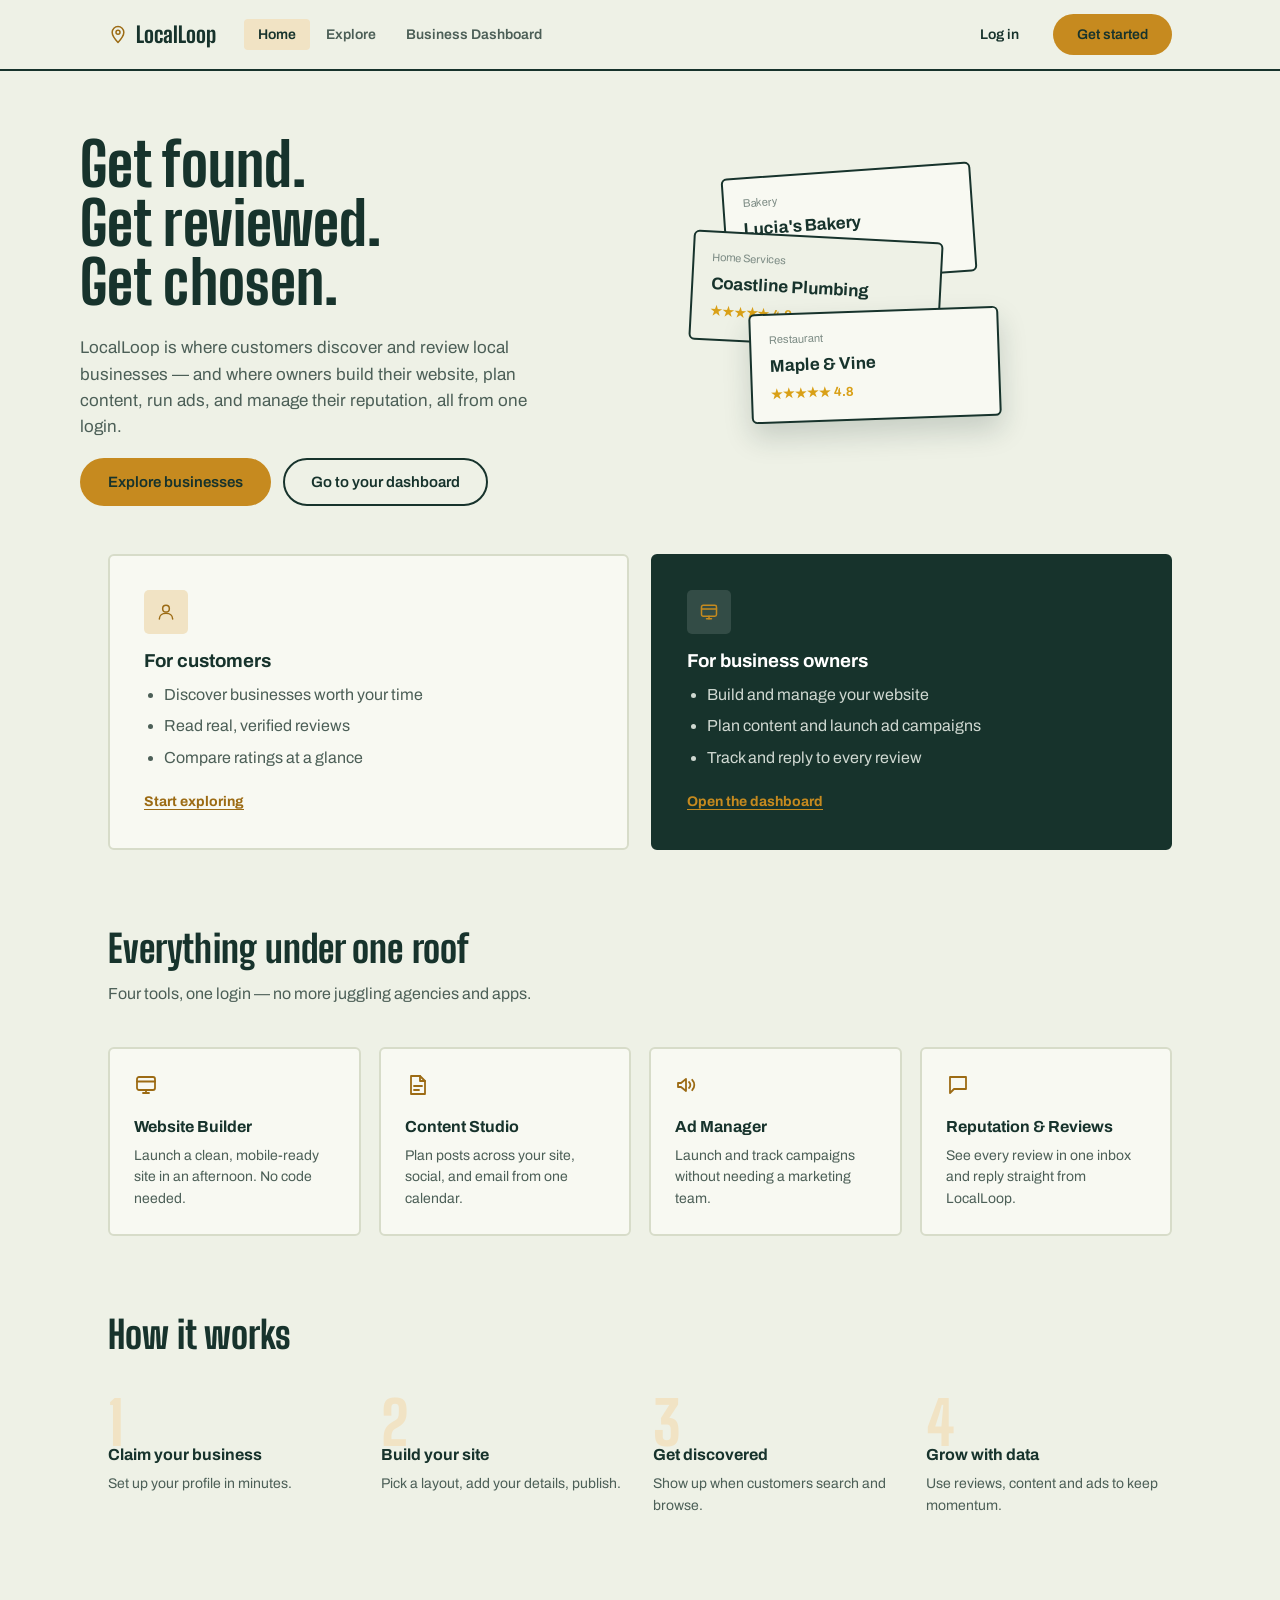
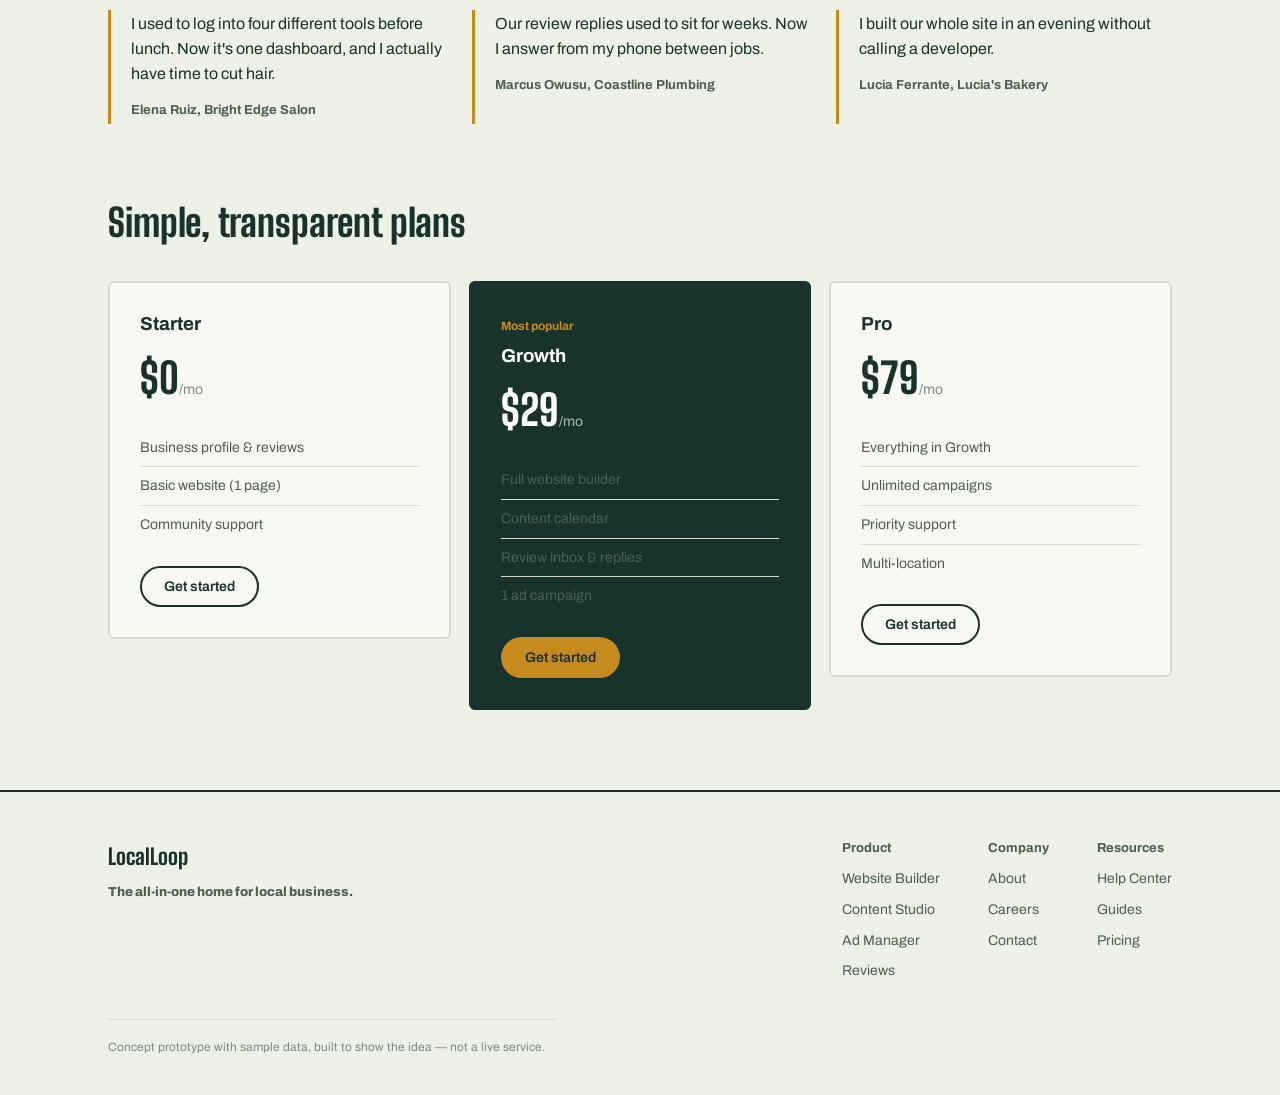
<file: web.html>
<!DOCTYPE html>
<html lang="en">
<head>
<meta charset="UTF-8">
<meta name="viewport" content="width=device-width, initial-scale=1.0">
<title>LocalLoop — Concept Prototype</title>
<link rel="preconnect" href="https://fonts.googleapis.com">
<link rel="preconnect" href="https://fonts.gstatic.com" crossorigin>
<link href="https://fonts.googleapis.com/css2?family=Archivo:wght@400;500;600;700&family=Big+Shoulders+Display:wght@700;800&display=swap" rel="stylesheet">
<style>
*,*::before,*::after{box-sizing:border-box;}
[hidden]{display:none!important;}
:root{
  --ink:#17332C;
  --ink-soft:#4C5F57;
  --ink-faint:#7C8B84;
  --paper:#EEF1E6;
  --surface:#F8F9F2;
  --line:#D7DCC9;
  --gold:#C68A1F;
  --gold-deep:#9C6B14;
  --gold-tint:#F1E3C4;
  --star:#D9A017;
  --r-sm:5px;
  --r-md:6px;
  --shadow-hero:0 14px 28px rgba(23,51,44,.18);
  --font-d:'Big Shoulders Display',sans-serif;
  --font-b:'Archivo',-apple-system,BlinkMacSystemFont,'Segoe UI',sans-serif;
}
html{scroll-behavior:smooth;}
body{margin:0;font-family:var(--font-b);color:var(--ink);background:var(--paper);line-height:1.55;-webkit-font-smoothing:antialiased;}
h1,h2{font-family:var(--font-d);font-weight:800;line-height:.98;margin:0 0 .4em;color:var(--ink);letter-spacing:.002em;}
h3,h4{font-family:var(--font-b);font-weight:700;line-height:1.25;margin:0 0 .5em;color:var(--ink);}
p{margin:0 0 1em;color:var(--ink-soft);max-width:64ch;}
a{color:inherit;}
button{font-family:inherit;cursor:pointer;}
input,select,textarea{font-family:inherit;font-size:14px;color:var(--ink);}
button:focus-visible,a:focus-visible,input:focus-visible,textarea:focus-visible,select:focus-visible{outline:2px solid var(--gold-deep);outline-offset:2px;}
@media (prefers-reduced-motion:reduce){*,*::before,*::after{animation-duration:.01ms!important;transition-duration:.01ms!important;scroll-behavior:auto!important;}}
.icon{width:20px;height:20px;flex-shrink:0;}
.wrap{max-width:1120px;margin:0 auto;padding:0 28px;}
.section{padding:80px 0;}
.section-head{max-width:600px;margin:0 0 40px;}
.section-head h2{font-size:38px;}
.section-sub{margin:0;}

/* buttons */
.btn{display:inline-flex;align-items:center;gap:8px;border-radius:999px;border:2px solid transparent;padding:11px 22px;font-size:14px;font-weight:600;transition:background .15s ease,color .15s ease,border-color .15s ease;}
.btn-solid{background:var(--gold);color:var(--ink);}
.btn-solid:hover{background:var(--gold-deep);color:#fff;}
.btn-outline{background:transparent;border-color:var(--ink);color:var(--ink);}
.btn-outline:hover{background:var(--ink);color:#fff;}
.btn-ghost{background:transparent;border-color:transparent;color:var(--ink);}
.btn-lg{padding:14px 26px;font-size:15px;}
.btn-sm{padding:8px 16px;font-size:13px;}
.text-link{background:none;border:none;color:var(--gold-deep);font-weight:700;font-size:14px;padding:0;text-decoration:underline;text-underline-offset:3px;}
.text-link--light{color:var(--gold);}

/* topbar */
.topbar{position:sticky;top:0;z-index:40;background:rgba(238,241,230,.94);backdrop-filter:blur(6px);border-bottom:2px solid var(--ink);}
.topbar-inner{max-width:1120px;margin:0 auto;padding:14px 28px;display:flex;align-items:center;gap:24px;}
.brand{display:flex;align-items:center;gap:8px;background:none;border:none;font-family:var(--font-d);font-size:22px;font-weight:800;color:var(--ink);padding:0;}
.brand .icon{color:var(--gold-deep);}
.main-nav{display:flex;gap:2px;margin-left:4px;}
.nav-link{background:none;border:none;padding:8px 14px;border-radius:4px;font-size:14px;font-weight:600;color:var(--ink-soft);}
.nav-link.active,.nav-link:hover{background:var(--gold-tint);color:var(--ink);}
.topbar-actions{margin-left:auto;display:flex;gap:10px;align-items:center;}

/* hero */
.hero{display:grid;grid-template-columns:1.05fr .95fr;gap:48px;align-items:center;padding:64px 0 48px;}
.hero h1{font-size:clamp(38px,5.4vw,60px);}
.hero .lede{font-size:17px;max-width:46ch;}
.hero-actions{display:flex;gap:12px;flex-wrap:wrap;margin-top:8px;}
.placard-stack{position:relative;height:300px;max-width:420px;}
.mini-placard{position:absolute;width:min(250px,74vw);background:var(--surface);border:2px solid var(--ink);border-radius:var(--r-md);padding:16px 18px;display:flex;flex-direction:column;gap:5px;}
.mini-placard strong{font-weight:700;font-size:17px;}
.mp-cat{font-size:11px;color:var(--ink-faint);}
.mp-stars{font-size:13px;color:var(--star);font-weight:700;}
.mp-1{top:0;left:8%;transform:rotate(-4deg);z-index:1;}
.mp-2{top:66px;left:0;transform:rotate(3deg);z-index:2;background:var(--paper);}
.mp-3{top:140px;left:14%;transform:rotate(-2deg);z-index:3;box-shadow:var(--shadow-hero);}

/* audience */
.audience{display:grid;grid-template-columns:1fr 1fr;gap:22px;}
.audience-card{background:var(--surface);border:2px solid var(--line);border-radius:var(--r-md);padding:34px;}
.audience-card--dark{background:var(--ink);border-color:var(--ink);color:#fff;}
.audience-card--dark h3{color:#fff;}
.audience-icon{width:44px;height:44px;border-radius:var(--r-sm);background:var(--gold-tint);display:flex;align-items:center;justify-content:center;margin-bottom:16px;}
.audience-icon .icon{color:var(--gold-deep);}
.audience-card--dark .audience-icon{background:rgba(255,255,255,.12);}
.audience-card--dark .audience-icon .icon{color:var(--gold);}
.audience-card ul{margin:0 0 18px;padding-left:20px;color:var(--ink-soft);}
.audience-card--dark ul{color:#CFD8D1;}
.audience-card li{margin-bottom:7px;}

/* pillars */
.pillar-grid{display:grid;grid-template-columns:repeat(4,1fr);gap:18px;}
.pillar-card{background:var(--surface);border:2px solid var(--line);border-radius:var(--r-md);padding:24px;}
.pillar-card .icon{width:24px;height:24px;color:var(--gold-deep);margin-bottom:12px;}
.pillar-card h3{font-size:16px;}
.pillar-card p{font-size:14px;margin:0;}

/* steps */
.step-list{list-style:none;margin:0;padding:0;display:grid;grid-template-columns:repeat(4,1fr);gap:26px;}
.step-ghost{display:block;font-family:var(--font-d);font-weight:800;font-size:60px;color:var(--gold-tint);line-height:1;margin-bottom:-8px;}
.step-list h3{font-size:16px;position:relative;}
.step-list p{font-size:14px;}

/* testimonials */
.testimonials{display:grid;grid-template-columns:repeat(3,1fr);gap:28px;}
.testimonial{border-left:3px solid var(--gold);padding:2px 0 2px 20px;}
.testimonial p{font-size:16px;color:var(--ink);margin:0 0 10px;}
.testimonial span{font-size:13px;color:var(--ink-soft);font-weight:700;}

/* pricing */
.price-grid{display:grid;grid-template-columns:repeat(3,1fr);gap:18px;align-items:start;}
.price-card{background:var(--surface);border:2px solid var(--line);border-radius:var(--r-md);padding:30px;}
.price-card--featured{background:var(--ink);border-color:var(--ink);color:#fff;}
.price-card--featured h3,.price-card--featured .price{color:#fff;}
.price-card--featured .price span{color:#AEBBB3;}
.price-card--featured ul{color:#CFD8D1;}
.price-card--featured li{border-top-color:rgba(255,255,255,.14);}
.featured-label{display:inline-block;color:var(--gold);font-size:12px;font-weight:700;margin-bottom:10px;}
.price{font-family:var(--font-d);font-weight:800;font-size:42px;margin:6px 0 18px;color:var(--ink);}
.price span{font-size:14px;font-weight:400;font-family:var(--font-b);color:var(--ink-faint);}
.price-card ul{list-style:none;padding:0;margin:0 0 22px;color:var(--ink-soft);font-size:14px;}
.price-card li{padding:8px 0;border-top:1px solid var(--line);}
.price-card li:first-child{border-top:none;}

/* footer */
.footer{border-top:2px solid var(--ink);padding:48px 0 26px;}
.footer-inner{display:flex;justify-content:space-between;gap:36px;flex-wrap:wrap;margin-bottom:28px;}
.footer-brand{font-family:var(--font-d);font-size:22px;font-weight:800;max-width:260px;}
.footer-brand p{font-size:13px;font-family:var(--font-b);margin-top:8px;}
.footer-cols{display:flex;gap:48px;flex-wrap:wrap;}
.footer-cols h4{font-size:13px;color:var(--ink-soft);margin:0 0 12px;}
.footer-cols a{display:block;font-size:14px;color:var(--ink-soft);text-decoration:none;margin-bottom:9px;}
.footer-note{font-size:12px;color:var(--ink-faint);border-top:1px solid var(--line);padding-top:18px;}

/* explore */
.explore-header{padding:52px 0 30px;}
.search-box{position:relative;max-width:440px;margin:22px 0 16px;}
.search-box .icon{position:absolute;left:15px;top:50%;transform:translateY(-50%);color:var(--ink-faint);}
.search-box input{width:100%;padding:12px 16px 12px 42px;border-radius:999px;border:2px solid var(--ink);background:var(--surface);font-size:14px;}
.chip-row{display:flex;gap:8px;flex-wrap:wrap;}
.chip{border:2px solid var(--line);background:var(--surface);border-radius:999px;padding:6px 15px;font-size:13px;font-weight:600;color:var(--ink-soft);}
.chip.active{background:var(--ink);color:#fff;border-color:var(--ink);}
.business-grid{max-width:1120px;margin:0 auto;padding:0 28px 88px;display:grid;grid-template-columns:repeat(auto-fill,minmax(270px,1fr));gap:18px;}
.biz-card{background:var(--surface);border:2px solid var(--ink);border-radius:var(--r-md);padding:20px;display:flex;flex-direction:column;gap:10px;}
.biz-card-top{display:flex;gap:12px;align-items:center;}
.biz-avatar{width:42px;height:42px;border-radius:var(--r-sm);background:var(--ink);color:var(--paper);display:flex;align-items:center;justify-content:center;font-family:var(--font-d);font-weight:800;font-size:18px;flex-shrink:0;}
.biz-avatar.lg{width:50px;height:50px;font-size:20px;}
.biz-card h3{font-size:16px;margin:0;}
.biz-cat{font-size:12px;color:var(--ink-faint);margin:2px 0 0;}
.biz-blurb{font-size:13px;margin:0;flex-grow:1;}
.biz-rating{display:flex;align-items:center;gap:6px;font-size:13px;}
.stars{color:var(--star);letter-spacing:1px;}
.stars.small{font-size:12px;}
.rating-num{font-weight:700;}
.rating-count{color:var(--ink-faint);}
.empty{grid-column:1/-1;color:var(--ink-faint);padding:30px 0;}

/* modal */
.modal-backdrop{position:fixed;inset:0;background:rgba(23,51,44,.55);display:flex;align-items:center;justify-content:center;z-index:60;padding:20px;}
.modal{background:var(--surface);border:2px solid var(--ink);border-radius:var(--r-md);max-width:520px;width:100%;max-height:82vh;overflow-y:auto;padding:30px;position:relative;}
.modal-close{position:absolute;top:14px;right:14px;background:var(--paper);border:2px solid var(--ink);border-radius:50%;width:30px;height:30px;font-size:17px;line-height:1;color:var(--ink);}
.modal-rating-summary{display:flex;gap:22px;align-items:center;background:var(--paper);border-radius:var(--r-sm);padding:16px;margin:16px 0;}
.big-rating{font-family:var(--font-d);font-weight:800;font-size:32px;text-align:center;flex-shrink:0;}
.big-rating .stars{display:block;font-size:14px;margin:3px 0;}
.big-rating span:last-child{display:block;font-size:11px;font-family:var(--font-b);font-weight:400;color:var(--ink-faint);}
.rating-bars{flex-grow:1;}
.rbar-row{display:flex;align-items:center;gap:8px;font-size:11px;color:var(--ink-faint);margin-bottom:4px;}
.rbar{flex-grow:1;height:6px;background:var(--line);border-radius:4px;overflow:hidden;}
.rbar-fill{height:100%;background:var(--star);}
.review-item{padding:14px 0;border-top:1px solid var(--line);}
.review-item:first-child{border-top:none;padding-top:0;}
.review-item-head{display:flex;align-items:center;gap:10px;margin-bottom:5px;flex-wrap:wrap;}
.review-date{font-size:12px;color:var(--ink-faint);margin-left:auto;}
.review-item p{font-size:14px;margin:0;}

/* dashboard */
.dash-shell{display:grid;grid-template-columns:230px 1fr;min-height:620px;}
.dash-sidebar{background:var(--ink);color:#fff;padding:22px 14px;}
.dash-biz{display:flex;align-items:center;gap:10px;padding:0 8px 18px;border-bottom:1px solid rgba(255,255,255,.14);margin-bottom:14px;}
.dash-biz strong{display:block;font-size:14px;}
.dash-biz-meta{display:flex;gap:6px;margin-top:5px;}
.biz-cat-tag,.demo-tag{font-size:10px;padding:2px 7px;border-radius:4px;font-weight:700;}
.biz-cat-tag{background:rgba(255,255,255,.12);color:#CFD8D1;}
.demo-tag{background:var(--gold);color:var(--ink);}
.dash-nav{display:flex;flex-direction:column;gap:2px;}
.dash-nav-link{display:flex;align-items:center;gap:10px;background:none;border:none;color:#CFD8D1;padding:10px 12px;border-radius:4px;font-size:14px;text-align:left;}
.dash-nav-link .icon{width:18px;height:18px;}
.dash-nav-link.active,.dash-nav-link:hover{background:rgba(255,255,255,.1);color:#fff;}
.dash-main{padding:38px 42px;background:var(--paper);}
.dash-head{margin-bottom:26px;}
.dash-head h2{font-size:28px;}
.dash-head-row{display:flex;justify-content:space-between;align-items:flex-start;margin-bottom:22px;gap:16px;flex-wrap:wrap;}
.dash-head-row h2{font-size:28px;margin-bottom:2px;}

.stat-grid{display:grid;grid-template-columns:repeat(4,1fr);gap:14px;margin-bottom:26px;}
.stat-card{background:var(--surface);border:2px solid var(--line);border-radius:var(--r-md);padding:16px;}
.stat-label{display:block;font-size:12px;color:var(--ink-faint);margin-bottom:8px;}
.stat-value{display:block;font-family:var(--font-d);font-weight:800;font-size:26px;}
.stat-delta{display:block;font-size:12px;color:var(--ink-faint);margin-top:4px;}
.stat-delta.up{color:var(--gold-deep);font-weight:700;}

.chart-card,.recent-reviews-card{background:var(--surface);border:2px solid var(--line);border-radius:var(--r-md);padding:20px;margin-bottom:18px;}
.chart-card h4,.recent-reviews-card h4{font-size:14px;margin-bottom:12px;}
.bar-chart{width:100%;height:auto;}
.bar{fill:var(--gold);}
.bar-label{fill:var(--ink-faint);font-size:11px;font-family:var(--font-b);}
.mini-review{font-size:13px;padding:8px 0;border-top:1px solid var(--line);color:var(--ink-soft);}
.mini-review:first-child{border-top:none;}
.mini-review strong{color:var(--ink);}

.builder-shell{display:grid;grid-template-columns:290px 1fr;gap:18px;align-items:start;}
.builder-panel{display:flex;flex-direction:column;gap:10px;}
.builder-section{background:var(--surface);border:2px solid var(--line);border-radius:var(--r-md);padding:14px 16px;}
.builder-section-head{display:flex;align-items:center;gap:10px;margin-bottom:8px;}
.field-label{display:block;font-size:11px;color:var(--ink-faint);margin:10px 0 4px;}
.builder-section input:not([type]){width:100%;padding:9px 11px;border:1px solid var(--line);border-radius:var(--r-sm);font-size:13px;background:#fff;}
.switch{position:relative;display:inline-block;width:34px;height:19px;flex-shrink:0;}
.switch input{opacity:0;width:0;height:0;}
.switch span{position:absolute;inset:0;background:var(--line);border-radius:999px;transition:.15s;}
.switch span::before{content:'';position:absolute;width:15px;height:15px;left:2px;top:2px;background:#fff;border-radius:50%;transition:.15s;}
.switch input:checked + span{background:var(--gold-deep);}
.switch input:checked + span::before{transform:translateX(15px);}
.builder-preview{background:var(--surface);border:2px solid var(--ink);border-radius:var(--r-md);overflow:hidden;}
.browser-chrome{display:flex;gap:6px;padding:11px 14px;border-bottom:2px solid var(--ink);}
.browser-chrome span{width:9px;height:9px;border-radius:50%;background:var(--line);}
.site-preview-nav{padding:13px 22px;font-weight:700;border-bottom:1px solid var(--line);}
.site-preview-hero{padding:36px 22px;text-align:center;background:var(--paper);}
.site-preview-hero h2{font-size:22px;}
.site-preview-hero button{margin-top:8px;background:var(--gold);color:var(--ink);border:none;border-radius:999px;padding:9px 18px;font-size:13px;font-weight:700;}
.site-preview-row{display:flex;gap:10px;padding:18px 22px;}
.site-preview-block{flex:1;height:64px;background:var(--surface);border:1px dashed var(--line);border-radius:var(--r-sm);}
.site-preview-contact{padding:13px 22px;border-top:1px solid var(--line);font-size:12px;color:var(--ink-faint);text-align:center;}

.new-post-form,.new-campaign-form{display:flex;gap:10px;flex-wrap:wrap;background:var(--surface);border:2px solid var(--line);border-radius:var(--r-md);padding:14px;margin-bottom:18px;}
.new-post-form input,.new-post-form select,.new-campaign-form input,.new-campaign-form select{padding:9px 12px;border:1px solid var(--line);border-radius:var(--r-sm);font-size:13px;flex:1;min-width:140px;background:#fff;}
.post-list{display:flex;flex-direction:column;gap:1px;background:var(--line);border-radius:var(--r-md);overflow:hidden;border:2px solid var(--line);}
.post-row{display:grid;grid-template-columns:90px 1fr 120px 100px;gap:12px;align-items:center;background:var(--surface);padding:13px 16px;font-size:13px;}
.post-title{font-weight:600;}
.post-date{color:var(--ink-faint);}
.tag{display:inline-block;padding:3px 9px;border-radius:4px;font-size:11px;font-weight:700;width:fit-content;}
.tag-platform{background:var(--line);color:var(--ink-soft);}
.tag-live{background:var(--gold-tint);color:var(--gold-deep);}
.tag-muted{background:var(--line);color:var(--ink-faint);}

.campaign-grid{display:grid;grid-template-columns:repeat(auto-fill,minmax(230px,1fr));gap:14px;}
.campaign-card{background:var(--surface);border:2px solid var(--line);border-radius:var(--r-md);padding:16px;}
.campaign-head{display:flex;justify-content:space-between;align-items:center;margin-bottom:10px;gap:8px;}
.status-toggle-btn{border:none;border-radius:999px;padding:4px 12px;font-size:11px;font-weight:700;margin-bottom:12px;}
.campaign-metrics{display:grid;grid-template-columns:1fr 1fr;gap:8px;}
.campaign-metrics div{background:var(--paper);border-radius:var(--r-sm);padding:8px 10px;}
.campaign-metrics span{display:block;font-size:11px;color:var(--ink-faint);}
.campaign-metrics strong{font-size:14px;}

.dash-review{background:var(--surface);border:2px solid var(--line);border-radius:var(--r-md);padding:16px;margin-bottom:10px;}
.business-reply{margin-top:10px;background:var(--paper);border-radius:var(--r-sm);padding:10px 12px;font-size:13px;color:var(--ink-soft);}
.reply-box{margin-top:10px;display:flex;flex-direction:column;gap:8px;}
.reply-box textarea{width:100%;min-height:60px;padding:10px;border:1px solid var(--line);border-radius:var(--r-sm);font-size:13px;resize:vertical;}

@media (max-width:960px){
  .pillar-grid{grid-template-columns:repeat(2,1fr);}
  .step-list{grid-template-columns:repeat(2,1fr);}
  .testimonials,.price-grid{grid-template-columns:1fr;}
  .stat-grid{grid-template-columns:repeat(2,1fr);}
}
@media (max-width:880px){
  .hero{grid-template-columns:1fr;padding-top:36px;}
  .hero-visual{order:-1;}
  .placard-stack{height:250px;margin-bottom:10px;}
  .audience{grid-template-columns:1fr;}
  .builder-shell{grid-template-columns:1fr;}
  .dash-shell{grid-template-columns:1fr;}
  .dash-sidebar{display:block;padding:16px;}
  .dash-biz{border-bottom:none;margin-bottom:10px;padding-bottom:0;}
  .dash-nav{flex-direction:row;overflow-x:auto;gap:6px;}
  .dash-nav-link{white-space:nowrap;}
  .dash-main{padding:26px 18px;}
}
@media (max-width:720px){
  .main-nav{order:3;width:100%;overflow-x:auto;border-top:1px solid var(--line);padding-top:10px;margin-top:10px;}
  .topbar-inner{flex-wrap:wrap;}
  .topbar-actions .btn-ghost{display:none;}
  .post-row{grid-template-columns:1fr;gap:6px;}
  .footer-inner{flex-direction:column;}
}
</style>
</head>
<body>
<svg style="display:none" aria-hidden="true">
  <symbol id="icon-search" viewBox="0 0 24 24" fill="none" stroke="currentColor" stroke-width="1.8" stroke-linecap="round" stroke-linejoin="round"><circle cx="10" cy="10" r="6.5"/><line x1="19.5" y1="19.5" x2="14.8" y2="14.8"/></symbol>
  <symbol id="icon-website" viewBox="0 0 24 24" fill="none" stroke="currentColor" stroke-width="1.8" stroke-linecap="round" stroke-linejoin="round"><rect x="3" y="4" width="18" height="13" rx="2"/><line x1="3" y1="8.5" x2="21" y2="8.5"/><line x1="9" y1="20" x2="15" y2="20"/><line x1="12" y1="17" x2="12" y2="20"/></symbol>
  <symbol id="icon-content" viewBox="0 0 24 24" fill="none" stroke="currentColor" stroke-width="1.8" stroke-linecap="round" stroke-linejoin="round"><path d="M6 3h9l5 5v13H6z"/><path d="M15 3v5h5"/><line x1="9" y1="13" x2="17" y2="13"/><line x1="9" y1="17" x2="14" y2="17"/></symbol>
  <symbol id="icon-ads" viewBox="0 0 24 24" fill="none" stroke="currentColor" stroke-width="1.8" stroke-linecap="round" stroke-linejoin="round"><path d="M3 10v4h3l5 4V6l-5 4H3z"/><path d="M14 9a4 4 0 0 1 0 6"/><path d="M17.2 6.8a7.5 7.5 0 0 1 0 10.4"/></symbol>
  <symbol id="icon-reviews" viewBox="0 0 24 24" fill="none" stroke="currentColor" stroke-width="1.8" stroke-linecap="round" stroke-linejoin="round"><path d="M4 4h16v12H8l-4 4z"/></symbol>
  <symbol id="icon-user" viewBox="0 0 24 24" fill="none" stroke="currentColor" stroke-width="1.8" stroke-linecap="round" stroke-linejoin="round"><circle cx="12" cy="8" r="4"/><path d="M4 20.5c0-4.4 3.6-7 8-7s8 2.6 8 7"/></symbol>
  <symbol id="icon-overview" viewBox="0 0 24 24" fill="none" stroke="currentColor" stroke-width="1.8" stroke-linecap="round" stroke-linejoin="round"><rect x="3" y="3" width="7.5" height="7.5" rx="1.5"/><rect x="13.5" y="3" width="7.5" height="7.5" rx="1.5"/><rect x="3" y="13.5" width="7.5" height="7.5" rx="1.5"/><rect x="13.5" y="13.5" width="7.5" height="7.5" rx="1.5"/></symbol>
  <symbol id="icon-pin" viewBox="0 0 24 24" fill="none" stroke="currentColor" stroke-width="1.8" stroke-linecap="round" stroke-linejoin="round"><path d="M12 21s7-7.4 7-12.2A7 7 0 0 0 5 8.8C5 13.6 12 21 12 21z"/><circle cx="12" cy="8.8" r="2.4"/></symbol>
</svg>

<header class="topbar">
  <div class="topbar-inner">
    <button class="brand" data-nav="home"><svg class="icon"><use href="#icon-pin"/></svg>LocalLoop</button>
    <nav class="main-nav">
      <button class="nav-link" data-nav="home">Home</button>
      <button class="nav-link" data-nav="explore">Explore</button>
      <button class="nav-link" data-nav="dashboard">Business Dashboard</button>
    </nav>
    <div class="topbar-actions">
      <button class="btn btn-ghost" data-nav="dashboard">Log in</button>
      <button class="btn btn-solid" data-nav="dashboard">Get started</button>
    </div>
  </div>
</header>

<main>
<section class="view" data-view="home">
  <div class="wrap hero">
    <div class="hero-copy">
      <h1>Get found.<br>Get reviewed.<br>Get chosen.</h1>
      <p class="lede">LocalLoop is where customers discover and review local businesses — and where owners build their website, plan content, run ads, and manage their reputation, all from one login.</p>
      <div class="hero-actions">
        <button class="btn btn-solid btn-lg" data-nav="explore">Explore businesses</button>
        <button class="btn btn-outline btn-lg" data-nav="dashboard">Go to your dashboard</button>
      </div>
    </div>
    <div class="hero-visual">
      <div class="placard-stack">
        <div class="mini-placard mp-1"><span class="mp-cat">Bakery</span><strong>Lucia's Bakery</strong><span class="mp-stars">★★★★★ 4.9</span></div>
        <div class="mini-placard mp-2"><span class="mp-cat">Home Services</span><strong>Coastline Plumbing</strong><span class="mp-stars">★★★★★ 4.9</span></div>
        <div class="mini-placard mp-3"><span class="mp-cat">Restaurant</span><strong>Maple &amp; Vine</strong><span class="mp-stars">★★★★★ 4.8</span></div>
      </div>
    </div>
  </div>

  <div class="wrap">
    <div class="audience">
      <div class="audience-card">
        <div class="audience-icon"><svg class="icon"><use href="#icon-user"/></svg></div>
        <h3>For customers</h3>
        <ul>
          <li>Discover businesses worth your time</li>
          <li>Read real, verified reviews</li>
          <li>Compare ratings at a glance</li>
        </ul>
        <button class="text-link" data-nav="explore">Start exploring</button>
      </div>
      <div class="audience-card audience-card--dark">
        <div class="audience-icon"><svg class="icon"><use href="#icon-website"/></svg></div>
        <h3>For business owners</h3>
        <ul>
          <li>Build and manage your website</li>
          <li>Plan content and launch ad campaigns</li>
          <li>Track and reply to every review</li>
        </ul>
        <button class="text-link text-link--light" data-nav="dashboard">Open the dashboard</button>
      </div>
    </div>
  </div>

  <div class="section">
    <div class="wrap">
      <div class="section-head">
        <h2>Everything under one roof</h2>
        <p class="section-sub">Four tools, one login — no more juggling agencies and apps.</p>
      </div>
      <div class="pillar-grid">
        <div class="pillar-card"><svg class="icon"><use href="#icon-website"/></svg><h3>Website Builder</h3><p>Launch a clean, mobile-ready site in an afternoon. No code needed.</p></div>
        <div class="pillar-card"><svg class="icon"><use href="#icon-content"/></svg><h3>Content Studio</h3><p>Plan posts across your site, social, and email from one calendar.</p></div>
        <div class="pillar-card"><svg class="icon"><use href="#icon-ads"/></svg><h3>Ad Manager</h3><p>Launch and track campaigns without needing a marketing team.</p></div>
        <div class="pillar-card"><svg class="icon"><use href="#icon-reviews"/></svg><h3>Reputation &amp; Reviews</h3><p>See every review in one inbox and reply straight from LocalLoop.</p></div>
      </div>
    </div>
  </div>

  <div class="section" style="padding-top:0;">
    <div class="wrap">
      <div class="section-head"><h2>How it works</h2></div>
      <ol class="step-list">
        <li><span class="step-ghost">1</span><h3>Claim your business</h3><p>Set up your profile in minutes.</p></li>
        <li><span class="step-ghost">2</span><h3>Build your site</h3><p>Pick a layout, add your details, publish.</p></li>
        <li><span class="step-ghost">3</span><h3>Get discovered</h3><p>Show up when customers search and browse.</p></li>
        <li><span class="step-ghost">4</span><h3>Grow with data</h3><p>Use reviews, content and ads to keep momentum.</p></li>
      </ol>
    </div>
  </div>

  <div class="section" style="padding-top:0;">
    <div class="wrap">
      <div class="testimonials">
        <div class="testimonial"><p>I used to log into four different tools before lunch. Now it's one dashboard, and I actually have time to cut hair.</p><span>Elena Ruiz, Bright Edge Salon</span></div>
        <div class="testimonial"><p>Our review replies used to sit for weeks. Now I answer from my phone between jobs.</p><span>Marcus Owusu, Coastline Plumbing</span></div>
        <div class="testimonial"><p>I built our whole site in an evening without calling a developer.</p><span>Lucia Ferrante, Lucia's Bakery</span></div>
      </div>
    </div>
  </div>

  <div class="section" style="padding-top:0;">
    <div class="wrap">
      <div class="section-head"><h2>Simple, transparent plans</h2></div>
      <div class="price-grid">
        <div class="price-card"><h3>Starter</h3><p class="price">$0<span>/mo</span></p><ul><li>Business profile &amp; reviews</li><li>Basic website (1 page)</li><li>Community support</li></ul><button class="btn btn-outline" data-nav="dashboard">Get started</button></div>
        <div class="price-card price-card--featured"><span class="featured-label">Most popular</span><h3>Growth</h3><p class="price">$29<span>/mo</span></p><ul><li>Full website builder</li><li>Content calendar</li><li>Review inbox &amp; replies</li><li>1 ad campaign</li></ul><button class="btn btn-solid" data-nav="dashboard">Get started</button></div>
        <div class="price-card"><h3>Pro</h3><p class="price">$79<span>/mo</span></p><ul><li>Everything in Growth</li><li>Unlimited campaigns</li><li>Priority support</li><li>Multi-location</li></ul><button class="btn btn-outline" data-nav="dashboard">Get started</button></div>
      </div>
    </div>
  </div>

  <footer class="footer">
    <div class="wrap">
      <div class="footer-inner">
        <div class="footer-brand">LocalLoop<p>The all-in-one home for local business.</p></div>
        <div class="footer-cols">
          <div><h4>Product</h4><a href="#">Website Builder</a><a href="#">Content Studio</a><a href="#">Ad Manager</a><a href="#">Reviews</a></div>
          <div><h4>Company</h4><a href="#">About</a><a href="#">Careers</a><a href="#">Contact</a></div>
          <div><h4>Resources</h4><a href="#">Help Center</a><a href="#">Guides</a><a href="#">Pricing</a></div>
        </div>
      </div>
      <p class="footer-note">Concept prototype with sample data, built to show the idea — not a live service.</p>
    </div>
  </footer>
</section>

<section class="view" data-view="explore" hidden>
  <div class="explore-header wrap">
    <h2>Discover local businesses</h2>
    <p>Real reviews from real customers.</p>
    <div class="search-box"><svg class="icon"><use href="#icon-search"/></svg><input id="searchInput" placeholder="Search businesses or categories…"></div>
    <div class="chip-row" id="chipRow">
      <button class="chip active" data-cat="All">All</button>
      <button class="chip" data-cat="Restaurants">Restaurants</button>
      <button class="chip" data-cat="Beauty">Beauty</button>
      <button class="chip" data-cat="Home Services">Home Services</button>
      <button class="chip" data-cat="Retail">Retail</button>
      <button class="chip" data-cat="Fitness">Fitness</button>
    </div>
  </div>
  <div class="business-grid" id="businessGrid"></div>
</section>

<section class="view" data-view="dashboard" hidden>
  <div class="dash-shell">
    <aside class="dash-sidebar">
      <div class="dash-biz">
        <div class="biz-avatar lg">M</div>
        <div>
          <strong>Maple &amp; Vine</strong>
          <div class="dash-biz-meta"><span class="biz-cat-tag">Restaurant</span><span class="demo-tag">Demo</span></div>
        </div>
      </div>
      <nav class="dash-nav">
        <button class="dash-nav-link active" data-dash="overview"><svg class="icon"><use href="#icon-overview"/></svg>Overview</button>
        <button class="dash-nav-link" data-dash="website"><svg class="icon"><use href="#icon-website"/></svg>Website</button>
        <button class="dash-nav-link" data-dash="content"><svg class="icon"><use href="#icon-content"/></svg>Content</button>
        <button class="dash-nav-link" data-dash="ads"><svg class="icon"><use href="#icon-ads"/></svg>Advertising</button>
        <button class="dash-nav-link" data-dash="reviews"><svg class="icon"><use href="#icon-reviews"/></svg>Reviews</button>
      </nav>
    </aside>
    <div class="dash-main">

      <div class="dash-tab" data-dash-tab="overview">
        <div class="dash-head"><h2>Overview</h2><p>Here's how Maple &amp; Vine is doing this month.</p></div>
        <div class="stat-grid">
          <div class="stat-card"><span class="stat-label">Profile views</span><span class="stat-value">4,812</span><span class="stat-delta up">↑ 12% vs last month</span></div>
          <div class="stat-card"><span class="stat-label">Average rating</span><span class="stat-value">4.8 ★</span><span class="stat-delta up">↑ 0.1</span></div>
          <div class="stat-card"><span class="stat-label">Active campaigns</span><span class="stat-value">2</span><span class="stat-delta">Running now</span></div>
          <div class="stat-card"><span class="stat-label">Website visitors</span><span class="stat-value">1,236</span><span class="stat-delta up">↑ 8%</span></div>
        </div>
        <div class="chart-card">
          <h4>Profile views — last 6 months</h4>
          <svg viewBox="0 0 560 190" class="bar-chart" id="overviewChart"></svg>
        </div>
        <div class="recent-reviews-card">
          <h4>Recent reviews</h4>
          <div id="recentReviewsMini"></div>
          <button class="text-link" style="margin-top:10px;" onclick="switchDash('reviews')">View all reviews</button>
        </div>
      </div>

      <div class="dash-tab" data-dash-tab="website" hidden>
        <div class="dash-head"><h2>Website</h2><p>Edit your site and see it update instantly.</p></div>
        <div class="builder-shell">
          <div class="builder-panel">
            <div class="builder-section">
              <div class="builder-section-head"><label class="switch"><input type="checkbox" checked disabled><span></span></label><strong>Hero</strong></div>
              <label class="field-label">Headline</label>
              <input id="siteHeadline" value="Maple &amp; Vine" oninput="updatePreview()">
              <label class="field-label">Subheading</label>
              <input id="siteSubheading" value="Farm-to-table bistro, open Tue–Sun" oninput="updatePreview()">
            </div>
            <div class="builder-section"><div class="builder-section-head"><label class="switch"><input type="checkbox" checked data-target="previewAbout" onchange="toggleBlock(this)"><span></span></label><strong>About</strong></div></div>
            <div class="builder-section"><div class="builder-section-head"><label class="switch"><input type="checkbox" checked data-target="previewServices" onchange="toggleBlock(this)"><span></span></label><strong>Services / Menu</strong></div></div>
            <div class="builder-section"><div class="builder-section-head"><label class="switch"><input type="checkbox" checked data-target="previewGallery" onchange="toggleBlock(this)"><span></span></label><strong>Gallery</strong></div></div>
            <div class="builder-section"><div class="builder-section-head"><label class="switch"><input type="checkbox" checked data-target="previewContact" onchange="toggleBlock(this)"><span></span></label><strong>Contact</strong></div></div>
          </div>
          <div class="builder-preview">
            <div class="browser-chrome"><span></span><span></span><span></span></div>
            <div class="site-preview">
              <div class="site-preview-nav">Maple &amp; Vine</div>
              <div class="site-preview-hero">
                <h2 id="previewHeadline">Maple &amp; Vine</h2>
                <p id="previewSubheading">Farm-to-table bistro, open Tue–Sun</p>
                <button>Reserve a table</button>
              </div>
              <div class="site-preview-row">
                <div class="site-preview-block" id="previewAbout"></div>
                <div class="site-preview-block" id="previewServices"></div>
                <div class="site-preview-block" id="previewGallery"></div>
              </div>
              <div class="site-preview-contact" id="previewContact">123 Harbor St · open Tue–Sun · (555) 019-2231</div>
            </div>
          </div>
        </div>
      </div>

      <div class="dash-tab" data-dash-tab="content" hidden>
        <div class="dash-head-row"><div><h2>Content</h2><p>Plan what goes out, and where.</p></div><button class="btn btn-solid btn-sm" onclick="toggleForm('newPostForm')">+ New post</button></div>
        <div class="new-post-form" id="newPostForm" hidden>
          <input id="postTitle" placeholder="Post title">
          <select id="postPlatform"><option>Website</option><option>Social</option><option>Email</option></select>
          <input id="postDate" type="date">
          <button class="btn btn-solid btn-sm" onclick="addPost()">Add to calendar</button>
        </div>
        <div class="post-list" id="postList"></div>
      </div>

      <div class="dash-tab" data-dash-tab="ads" hidden>
        <div class="dash-head-row"><div><h2>Advertising</h2><p>Run and track campaigns without an agency.</p></div><button class="btn btn-solid btn-sm" onclick="toggleForm('newCampaignForm')">+ New campaign</button></div>
        <div class="new-campaign-form" id="newCampaignForm" hidden>
          <input id="campName" placeholder="Campaign name">
          <select id="campPlatform"><option>Search</option><option>Social</option><option>Display</option></select>
          <input id="campBudget" type="number" min="5" placeholder="Daily budget ($)">
          <button class="btn btn-solid btn-sm" onclick="addCampaign()">Launch</button>
        </div>
        <div class="campaign-grid" id="campaignGrid"></div>
      </div>

      <div class="dash-tab" data-dash-tab="reviews" hidden>
        <div class="dash-head"><h2>Reviews</h2><p>Every review from LocalLoop, in one inbox.</p></div>
        <div class="chip-row" id="dashReviewFilter" style="margin-bottom:18px;">
          <button class="chip active" data-min="0" data-max="5">All</button>
          <button class="chip" data-min="5" data-max="5">5★</button>
          <button class="chip" data-min="4" data-max="4">4★</button>
          <button class="chip" data-min="0" data-max="3">3★ &amp; under</button>
        </div>
        <div id="dashReviewList"></div>
      </div>

    </div>
  </div>
</section>

</main>

<div class="modal-backdrop" id="modalBackdrop" hidden onclick="if(event.target===this)closeModal()">
  <div class="modal" id="reviewModal"></div>
</div>

<script>
// ---- Navigation ----
function showView(name){
  document.querySelectorAll('.view').forEach(function(v){ v.hidden = v.dataset.view !== name; });
  document.querySelectorAll('.nav-link').forEach(function(b){ b.classList.toggle('active', b.dataset.nav===name); });
  window.scrollTo(0,0);
}
document.querySelectorAll('[data-nav]').forEach(function(el){ el.addEventListener('click', function(){ showView(el.dataset.nav); }); });

// ---- Data ----
var businesses = [
  {id:1,name:"Maple & Vine",category:"Restaurant",tag:"Restaurants",rating:4.8,reviews:212,blurb:"Farm-to-table bistro with a seasonal menu.",dist:[78,16,4,1,1]},
  {id:2,name:"Bright Edge Salon",category:"Hair Salon",tag:"Beauty",rating:4.6,reviews:134,blurb:"Full-service salon specializing in color.",dist:[68,20,8,3,1]},
  {id:3,name:"Coastline Plumbing",category:"Home Services",tag:"Home Services",rating:4.9,reviews:301,blurb:"Licensed plumbers with same-day service.",dist:[85,11,3,1,0]},
  {id:4,name:"Papershelf Books",category:"Bookstore",tag:"Retail",rating:4.7,reviews:98,blurb:"Independent bookstore with a coffee nook.",dist:[74,18,6,1,1]},
  {id:5,name:"Ironclad Fitness",category:"Gym",tag:"Fitness",rating:4.5,reviews:176,blurb:"Boutique strength & conditioning studio.",dist:[62,24,9,3,2]},
  {id:6,name:"Lucia's Bakery",category:"Bakery",tag:"Restaurants",rating:4.9,reviews:264,blurb:"Sourdough, pastries, and custom cakes.",dist:[83,13,3,1,0]}
];

var reviewsData = {
  1:[
    {name:"Priya S.",rating:5,date:"2 weeks ago",text:"Best patio in town, and the seasonal menu changes just enough to keep us coming back."},
    {name:"Tom H.",rating:5,date:"1 month ago",text:"Booking was easy and the staff remembered our anniversary from last time."},
    {name:"Grace L.",rating:4,date:"1 month ago",text:"Food was excellent, just wish they took walk-ins on weekends."},
    {name:"Daniel R.",rating:5,date:"2 months ago",text:"The sourdough starter alone is worth the trip."}
  ],
  2:[
    {name:"Alicia M.",rating:5,date:"3 weeks ago",text:"Finally found a colorist who listens instead of just doing their own thing."},
    {name:"Jordan K.",rating:4,date:"1 month ago",text:"Great cut, a bit of a wait even with an appointment."}
  ],
  3:[
    {name:"Ben O.",rating:5,date:"1 week ago",text:"Same-day fix for a burst pipe on a Sunday. Can't ask for more."},
    {name:"Renee F.",rating:5,date:"3 weeks ago",text:"Upfront pricing before any work started, no surprises on the bill."}
  ],
  4:[
    {name:"Marcus T.",rating:5,date:"2 weeks ago",text:"The staff picks shelf has never once let me down."},
    {name:"Ines V.",rating:4,date:"1 month ago",text:"Cozy spot — the coffee nook makes it easy to lose an afternoon."}
  ],
  5:[
    {name:"Sam D.",rating:4,date:"2 weeks ago",text:"Small classes, so the coaching actually feels personal."},
    {name:"Priya N.",rating:5,date:"1 month ago",text:"Best strength program I've done, and the schedule fits a 9-to-5."}
  ],
  6:[
    {name:"Owen P.",rating:5,date:"1 week ago",text:"Custom cake came out better than the reference photo we sent."},
    {name:"Hana S.",rating:5,date:"3 weeks ago",text:"Sourdough sells out by 10am for a reason."}
  ]
};

function stars(rating){
  var full = Math.round(rating);
  return '★'.repeat(full) + '☆'.repeat(5-full);
}

// ---- Explore ----
var currentCat = 'All';
function renderBusinessGrid(){
  var q = document.getElementById('searchInput').value.toLowerCase();
  var grid = document.getElementById('businessGrid');
  var filtered = businesses.filter(function(b){
    return (currentCat==='All' || b.tag===currentCat) &&
      (b.name.toLowerCase().indexOf(q)>-1 || b.category.toLowerCase().indexOf(q)>-1);
  });
  grid.innerHTML = filtered.length ? filtered.map(businessCardHTML).join('') : '<p class="empty">No businesses match your search.</p>';
}
function businessCardHTML(b){
  return '<div class="biz-card">' +
    '<div class="biz-card-top"><div class="biz-avatar">'+b.name.charAt(0)+'</div>' +
    '<div><h3>'+b.name+'</h3><p class="biz-cat">'+b.category+'</p></div></div>' +
    '<p class="biz-blurb">'+b.blurb+'</p>' +
    '<div class="biz-rating"><span class="stars">'+stars(b.rating)+'</span><span class="rating-num">'+b.rating+'</span><span class="rating-count">('+b.reviews+')</span></div>' +
    '<button class="btn btn-outline btn-sm" onclick="openReviews('+b.id+')">See reviews</button></div>';
}
document.getElementById('searchInput').addEventListener('input', renderBusinessGrid);
document.querySelectorAll('#chipRow .chip').forEach(function(chip){
  chip.addEventListener('click', function(){
    document.querySelectorAll('#chipRow .chip').forEach(function(c){ c.classList.remove('active'); });
    chip.classList.add('active');
    currentCat = chip.dataset.cat;
    renderBusinessGrid();
  });
});
renderBusinessGrid();

// ---- Review modal ----
function openReviews(id){
  var b = businesses.find(function(x){ return x.id===id; });
  var revs = reviewsData[id] || [];
  var order = [5,4,3,2,1];
  var barsHtml = order.map(function(n,i){
    return '<div class="rbar-row"><span>'+n+'★</span><div class="rbar"><div class="rbar-fill" style="width:'+b.dist[i]+'%"></div></div></div>';
  }).join('');
  var revsHtml = revs.map(function(r){
    return '<div class="review-item"><div class="review-item-head"><strong>'+r.name+'</strong><span class="stars small">'+stars(r.rating)+'</span><span class="review-date">'+r.date+'</span></div><p>'+r.text+'</p></div>';
  }).join('');
  document.getElementById('reviewModal').innerHTML =
    '<button class="modal-close" onclick="closeModal()">×</button>' +
    '<h2>'+b.name+'</h2><p class="biz-cat">'+b.category+'</p>' +
    '<div class="modal-rating-summary"><div class="big-rating">'+b.rating+'<span class="stars">'+stars(b.rating)+'</span><span>'+b.reviews+' reviews</span></div>' +
    '<div class="rating-bars">'+barsHtml+'</div></div>' +
    '<div class="review-list">'+revsHtml+'</div>';
  document.getElementById('modalBackdrop').hidden = false;
}
function closeModal(){ document.getElementById('modalBackdrop').hidden = true; }

// ---- Dashboard nav ----
function switchDash(name){
  document.querySelectorAll('.dash-nav-link').forEach(function(b){ b.classList.toggle('active', b.dataset.dash===name); });
  document.querySelectorAll('.dash-tab').forEach(function(t){ t.hidden = t.dataset.dashTab !== name; });
}
document.querySelectorAll('.dash-nav-link').forEach(function(btn){ btn.addEventListener('click', function(){ switchDash(btn.dataset.dash); }); });

// ---- Overview chart ----
function drawBarChart(){
  var data=[2100,2600,3050,2900,3600,4812];
  var labels=['Apr','May','Jun','Jul','Aug','Sep'];
  var svg=document.getElementById('overviewChart');
  var max=Math.max.apply(null,data), w=560,h=190,padB=22,barW=52,gap=(w-barW*data.length)/(data.length+1);
  var html='';
  data.forEach(function(v,i){
    var bh=(v/max)*(h-padB-14);
    var x=gap+i*(barW+gap), y=h-padB-bh;
    html+='<rect x="'+x+'" y="'+y+'" width="'+barW+'" height="'+bh+'" rx="4" class="bar"></rect><text x="'+(x+barW/2)+'" y="'+(h-5)+'" class="bar-label" text-anchor="middle">'+labels[i]+'</text>';
  });
  svg.innerHTML=html;
}
drawBarChart();

document.getElementById('recentReviewsMini').innerHTML = reviewsData[1].slice(0,2).map(function(r){
  return '<div class="mini-review"><span class="stars small">'+stars(r.rating)+'</span> <strong>'+r.name+'</strong> — '+r.text+'</div>';
}).join('');

// ---- Website builder ----
function updatePreview(){
  document.getElementById('previewHeadline').textContent = document.getElementById('siteHeadline').value;
  document.getElementById('previewSubheading').textContent = document.getElementById('siteSubheading').value;
}
function toggleBlock(cb){
  var el = document.getElementById(cb.dataset.target);
  if(el) el.style.display = cb.checked ? '' : 'none';
}

// ---- Content ----
var posts=[
  {title:"Fall menu launch",platform:"Website",status:"Published",date:"Sep 2, 2026"},
  {title:"Weekend brunch specials",platform:"Social",status:"Scheduled",date:"Sep 18, 2026"},
  {title:"Harvest dinner event newsletter",platform:"Email",status:"Draft",date:"Sep 25, 2026"}
];
function statusTagClass(status){
  return (status==='Draft'||status==='Paused') ? 'tag tag-muted' : 'tag tag-live';
}
function renderPosts(){
  document.getElementById('postList').innerHTML = posts.map(function(p){
    return '<div class="post-row"><span class="tag tag-platform">'+p.platform+'</span>' +
      '<span class="post-title">'+p.title+'</span>' +
      '<span class="post-date">'+p.date+'</span>' +
      '<span class="'+statusTagClass(p.status)+'">'+p.status+'</span></div>';
  }).join('');
}
function toggleForm(id){ var f=document.getElementById(id); f.hidden=!f.hidden; }
function addPost(){
  var title=document.getElementById('postTitle').value.trim();
  if(!title) return;
  var platform=document.getElementById('postPlatform').value;
  var dv=document.getElementById('postDate').value;
  var date = dv ? new Date(dv+'T00:00:00').toLocaleDateString('en-US',{month:'short',day:'numeric',year:'numeric'}) : 'Unscheduled';
  posts.unshift({title:title,platform:platform,status:'Scheduled',date:date});
  renderPosts();
  document.getElementById('postTitle').value='';
  document.getElementById('postDate').value='';
  document.getElementById('newPostForm').hidden=true;
}
renderPosts();

// ---- Advertising ----
var campaigns=[
  {name:"Fall Weekend Push",platform:"Social",status:"Active",budget:15,impressions:18400,clicks:612},
  {name:"Brunch Near Me",platform:"Search",status:"Active",budget:10,impressions:9200,clicks:340}
];
function renderCampaigns(){
  document.getElementById('campaignGrid').innerHTML = campaigns.map(function(c,i){
    var cls = c.status==='Active' ? 'tag-live' : 'tag-muted';
    var ctr = (c.clicks/c.impressions*100).toFixed(1);
    return '<div class="campaign-card"><div class="campaign-head"><strong>'+c.name+'</strong><span class="tag tag-platform">'+c.platform+'</span></div>' +
      '<button class="status-toggle-btn '+cls+'" onclick="toggleCampaignStatus('+i+')">'+c.status+'</button>' +
      '<div class="campaign-metrics">' +
      '<div><span>Budget</span><strong>$'+c.budget+'/day</strong></div>' +
      '<div><span>Impressions</span><strong>'+c.impressions.toLocaleString()+'</strong></div>' +
      '<div><span>Clicks</span><strong>'+c.clicks.toLocaleString()+'</strong></div>' +
      '<div><span>CTR</span><strong>'+ctr+'%</strong></div>' +
      '</div></div>';
  }).join('');
}
function toggleCampaignStatus(i){ campaigns[i].status = campaigns[i].status==='Active'?'Paused':'Active'; renderCampaigns(); }
function addCampaign(){
  var name=document.getElementById('campName').value.trim();
  if(!name) return;
  var platform=document.getElementById('campPlatform').value;
  var budget=Number(document.getElementById('campBudget').value)||10;
  var impressions=Math.round(budget*550+Math.random()*800);
  var clicks=Math.round(impressions*(0.02+Math.random()*0.02));
  campaigns.unshift({name:name,platform:platform,status:'Active',budget:budget,impressions:impressions,clicks:clicks});
  renderCampaigns();
  document.getElementById('campName').value='';
  document.getElementById('campBudget').value='';
  document.getElementById('newCampaignForm').hidden=true;
}
renderCampaigns();

// ---- Reviews (dashboard) ----
var myReviews = reviewsData[1].map(function(r,i){
  return {name:r.name,rating:r.rating,date:r.date,text:r.text,id:i,replied:false,reply:''};
});
var dashFilterMin=0, dashFilterMax=5;
function renderDashReviews(){
  var list = myReviews.filter(function(r){ return r.rating>=dashFilterMin && r.rating<=dashFilterMax; });
  document.getElementById('dashReviewList').innerHTML = list.map(function(r){
    var replyPart = r.replied
      ? '<div class="business-reply"><strong>Your reply:</strong> '+r.reply+'</div>'
      : '<button class="text-link" onclick="toggleReplyBox('+r.id+')">Reply</button>' +
        '<div class="reply-box" id="replyBox'+r.id+'" hidden>' +
        '<textarea id="replyText'+r.id+'" placeholder="Write a reply…"></textarea>' +
        '<button class="btn btn-solid btn-sm" onclick="submitReply('+r.id+')">Post reply</button></div>';
    return '<div class="dash-review"><div class="review-item-head"><strong>'+r.name+'</strong><span class="stars small">'+stars(r.rating)+'</span><span class="review-date">'+r.date+'</span></div><p>'+r.text+'</p>'+replyPart+'</div>';
  }).join('');
}
function toggleReplyBox(id){ var b=document.getElementById('replyBox'+id); b.hidden=!b.hidden; }
function submitReply(id){
  var t=document.getElementById('replyText'+id).value.trim();
  if(!t) return;
  var r=myReviews.find(function(x){ return x.id===id; });
  r.replied=true; r.reply=t;
  renderDashReviews();
}
document.querySelectorAll('#dashReviewFilter .chip').forEach(function(chip){
  chip.addEventListener('click', function(){
    document.querySelectorAll('#dashReviewFilter .chip').forEach(function(c){ c.classList.remove('active'); });
    chip.classList.add('active');
    dashFilterMin=Number(chip.dataset.min);
    dashFilterMax=Number(chip.dataset.max);
    renderDashReviews();
  });
});
renderDashReviews();

// ---- Init ----
showView('home');
</script>
</body>
</html>
</file>
<file: styles.css>
/* Neon Nest Studios: a focused editorial visual system. */
html, body { overflow-x: hidden; }

.view[data-view="home"] { position: relative; isolation: isolate; overflow: hidden; }
.apogee-bg-video, .apogee-bg-shade { position: absolute; inset: 0; width: 100%; height: 100%; pointer-events: none; }
.apogee-bg-video { z-index: -2; object-fit: cover; opacity: .58; transform: scale(1.06); filter: saturate(1.18) contrast(1.08); animation: apogee-drift 18s ease-in-out infinite alternate; }
.apogee-bg-shade { z-index: -1; background: linear-gradient(115deg, rgba(7,19,27,.82), rgba(7,19,27,.46) 48%, rgba(7,19,27,.76)); }
.view[data-view="home"] > *:not(.apogee-bg-video):not(.apogee-bg-shade) { position: relative; z-index: 1; }

:root {
  --ink: #102a2d;
  --ink-soft: #526a69;
  --ink-faint: #7d9290;
  --paper: #f4f0e8;
  --surface: #fffdf8;
  --line: #d8ded5;
  --gold: #f5b83d;
  --gold-deep: #d8773f;
  --gold-tint: #fff0c9;
  --star: #e28b29;
  --cyan: #3dbeb4;
  --pink: #ed6b68;
  --violet: #6f7fa8;
  --shadow-hero: 0 28px 60px rgba(16, 42, 45, .18);
}

body {
  background:
    radial-gradient(circle at 10% 8%, rgba(61, 190, 180, .16), transparent 23%),
    radial-gradient(circle at 90% 15%, rgba(237, 107, 104, .12), transparent 25%),
    linear-gradient(135deg, #f8f4ec 0%, #edf4ee 52%, #fff6e7 100%);
}

body::before {
  opacity: .24;
  background-image: linear-gradient(rgba(16,42,45,.06) 1px, transparent 1px), linear-gradient(90deg, rgba(16,42,45,.06) 1px, transparent 1px);
  background-size: 34px 34px;
  mask-image: linear-gradient(to bottom, #000, transparent 88%);
}

h1, h2 { text-shadow: 3px 4px 0 rgba(255,255,255,.75); }
.brand { white-space: nowrap; letter-spacing: .03em; }
.brand::first-letter { color: var(--pink); }
.hero-copy .lede { max-width: 48ch; }
.section { padding-top: 88px; padding-bottom: 88px; }

.topbar {
  background: rgba(244, 240, 232, .82);
  border-bottom: 1px solid rgba(16,42,45,.16);
  box-shadow: 0 8px 26px rgba(16,42,45,.08);
}
.nav-link { transition: transform .2s ease, background .2s ease, box-shadow .2s ease; }
.nav-link.active, .nav-link:hover { background: var(--gold-tint); box-shadow: 0 4px 0 rgba(216,119,63,.16); transform: translateY(-2px); }

.btn { box-shadow: 0 5px 0 rgba(16,42,45,.14); transition: transform .2s ease, box-shadow .2s ease, background .2s ease; }
.btn:hover { transform: translateY(-3px); box-shadow: 0 9px 0 rgba(16,42,45,.12); }
.btn:active { transform: translateY(1px); box-shadow: 0 2px 0 rgba(16,42,45,.12); }
.btn-solid { background: linear-gradient(135deg, var(--gold), #ffd96b); border-color: #e9a72e; }
.btn-solid:hover { background: linear-gradient(135deg, #f6a948, var(--gold-deep)); }

.hero { perspective: 1100px; padding-top: 78px; padding-bottom: 62px; }
.hero-copy { animation: rise-in .75s cubic-bezier(.2,.8,.2,1) both; }
.hero-title { position: relative; isolation: isolate; transform-style: preserve-3d; text-wrap: balance; }
.hero-title span { display: block; position: relative; width: fit-content; color: #fffdf8; letter-spacing: .015em; text-shadow: 2px 2px 0 var(--pink), 5px 6px 0 var(--cyan), 0 0 24px rgba(16,42,45,.22); animation: title-in .8s cubic-bezier(.2,.8,.2,1) both; }
.hero-title span:nth-child(2) { animation-delay: .1s; }
.hero-title span:nth-child(3) { animation-delay: .2s; }
.hero-title span::after { content: attr(data-title); position: absolute; inset: 0; z-index: -1; color: transparent; -webkit-text-stroke: 1px rgba(216,119,63,.35); transform: translate(10px, 10px); }
.hero-title::before { content: ''; position: absolute; width: 5rem; height: 5rem; right: 8%; top: -18%; border: 1px solid rgba(61,190,180,.65); transform: rotate(35deg) translateZ(-20px); box-shadow: 0 0 26px rgba(61,190,180,.2); pointer-events: none; }
.hero-visual { perspective: 900px; min-height: 310px; filter: drop-shadow(0 24px 25px rgba(16,42,45,.16)); }
.placard-stack { transform-style: preserve-3d; animation: hero-float 6s ease-in-out infinite; }
.mini-placard { border: 1px solid rgba(16,42,45,.18); border-radius: 16px; background: rgba(255,253,248,.88); box-shadow: 0 20px 30px rgba(16,42,45,.14), inset 0 1px 0 #fff; backdrop-filter: blur(10px); }
.mp-1 { border-top: 6px solid var(--cyan); }
.mp-2 { border-top: 6px solid var(--pink); }
.mp-3 { border-top: 6px solid var(--gold); }

.audience-card, .pillar-card, .price-card, .biz-card, .stat-card, .chart-card, .recent-reviews-card, .builder-section, .new-post-form, .new-campaign-form, .campaign-card, .dash-review, .application-form {
  border: 1px solid rgba(16,42,45,.13);
  border-radius: 16px;
  background: rgba(255,253,248,.84);
  box-shadow: 0 14px 28px rgba(16,42,45,.08), inset 0 1px 0 #fff;
  transition: transform .25s ease, box-shadow .25s ease, border-color .25s ease;
}
.audience-card:hover, .pillar-card:hover, .price-card:hover, .biz-card:hover, .campaign-card:hover { transform: translateY(-7px); box-shadow: 0 24px 34px rgba(16,42,45,.14), inset 0 1px 0 #fff; border-color: rgba(61,190,180,.7); }
.audience-card--dark, .price-card--featured { background: linear-gradient(145deg, #183d3c, #245452); border-color: #183d3c; box-shadow: 0 20px 34px rgba(16,42,45,.24); }
.audience-card--dark h3, .price-card--featured h3 { color: #fffdf8; }
.audience-icon { background: linear-gradient(145deg, var(--gold-tint), #fff); box-shadow: inset 0 2px 0 #fff, 0 6px 10px rgba(216,119,63,.14); }
.audience-icon .icon { color: var(--gold-deep); }
.pillar-card:nth-child(2) .icon { color: var(--cyan); }
.pillar-card:nth-child(3) .icon { color: var(--pink); }
.pillar-card:nth-child(4) .icon { color: var(--violet); }
.step-ghost { color: var(--pink); text-shadow: 4px 5px 0 rgba(61,190,180,.26); }
.testimonial { border-left-color: var(--pink); }
.price-card--featured .btn-solid { background: var(--cyan); border-color: var(--cyan); }

.search-box input { border: 1px solid rgba(16,42,45,.3); box-shadow: 0 8px 16px rgba(16,42,45,.08); }
.chip { transition: transform .2s ease, background .2s ease, box-shadow .2s ease; }
.chip:hover { transform: translateY(-2px); box-shadow: 0 5px 0 rgba(16,42,45,.1); }
.chip.active { background: var(--ink); box-shadow: 0 5px 0 var(--pink); }
.biz-avatar { background: linear-gradient(145deg, var(--violet), var(--pink)); box-shadow: 4px 5px 0 rgba(16,42,45,.12); }
.biz-card { animation: rise-in .55s both; }
.biz-card:nth-child(2n) { animation-delay: .08s; }
.biz-card:nth-child(3n) { animation-delay: .16s; }

.dash-sidebar { background: linear-gradient(160deg, #183d3c, #273c62); box-shadow: 12px 0 24px rgba(16,42,45,.14); }
.dash-main { background: rgba(244,240,232,.72); }
.stat-value { color: var(--ink); text-shadow: 2px 3px 0 rgba(61,190,180,.3); }
.bar { fill: var(--pink); }
.builder-preview { box-shadow: 0 22px 36px rgba(16,42,45,.16); transform: rotateX(2deg); }
.site-preview-hero { background: linear-gradient(135deg, #fff0c9, #d9f3ed); }
.modal-backdrop { background: rgba(16,42,45,.58); backdrop-filter: blur(8px); }
.modal { border: 1px solid rgba(255,255,255,.7); border-radius: 18px; box-shadow: 0 30px 70px rgba(16,42,45,.26); animation: modal-in .35s cubic-bezier(.2,.8,.2,1); }
.application-error { margin-top: 18px; padding: 14px 16px; border-radius: 12px; background: #fff0f1; color: #a64250; border: 1px solid #ed9ba3; }
.hero-actions .btn-solid { position: relative; overflow: hidden; }
.hero-actions .btn-solid::after { content: ''; position: absolute; inset: 0; background: linear-gradient(110deg, transparent 25%, rgba(255,255,255,.5) 48%, transparent 70%); transform: translateX(-120%); animation: button-sheen 4.5s ease-in-out infinite; }

@keyframes title-in { from { opacity: 0; transform: translate3d(-22px, 18px, -30px) rotateX(35deg); } to { opacity: 1; transform: translate3d(0, 0, 0) rotateX(0); } }
@keyframes button-sheen { 0%, 55%, 100% { transform: translateX(-120%); } 70% { transform: translateX(120%); } }
@keyframes rise-in { from { opacity: 0; transform: translateY(24px) rotateX(6deg); } to { opacity: 1; transform: translateY(0) rotateX(0); } }
@keyframes hero-float { 0%, 100% { transform: rotateY(-5deg) rotateX(3deg) translateY(0); } 50% { transform: rotateY(5deg) rotateX(-2deg) translateY(-12px); } }
@keyframes modal-in { from { opacity: 0; transform: translateY(18px) scale(.94); } to { opacity: 1; transform: translateY(0) scale(1); } }
@keyframes apogee-drift { from { transform: scale(1.06) translate3d(-1%, -1%, 0); } to { transform: scale(1.13) translate3d(1%, 1%, 0); } }

@media (max-width: 880px) {
  .hero { padding-top: 42px; gap: 18px; }
  .hero-visual { min-height: 248px; }
  .placard-stack { height: 224px; }
}
@media (max-width: 720px) {
  .hero-visual { overflow: hidden; min-height: 260px; }
  .placard-stack { transform: scale(.85); transform-origin: top center; }
  .hero-title span { text-shadow: 2px 2px 0 var(--pink), 4px 5px 0 var(--cyan); }
  .hero-title::before { right: 0; top: -12%; opacity: .55; }
  .section { padding-top: 60px; padding-bottom: 60px; }
}
@media (prefers-reduced-motion: reduce) { .hero-title span, .hero-actions .btn-solid::after { animation: none; } }
@media (prefers-reduced-motion: reduce) { .apogee-bg-video { animation: none; } }

/* Cyberpunk direction: dark terminal surfaces, signal colors, and precise edges. */
:root {
  --ink: #e7fbff;
  --ink-soft: #9abac0;
  --ink-faint: #66858d;
  --paper: #07131b;
  --surface: #0d202b;
  --line: #1c4653;
  --gold: #d8ff45;
  --gold-deep: #73f7c5;
  --gold-tint: #123a3b;
  --star: #d8ff45;
  --cyan: #38d9ff;
  --pink: #ff4f9a;
  --violet: #9b83ff;
  --shadow-hero: 0 28px 70px rgba(0,0,0,.48);
}

html { background: #07131b; }
body {
  background:
    radial-gradient(circle at 12% 7%, rgba(56,217,255,.14), transparent 24%),
    radial-gradient(circle at 88% 16%, rgba(255,79,154,.12), transparent 23%),
    linear-gradient(135deg, #07131b 0%, #091b26 55%, #07131b 100%);
}
body::before {
  opacity: .38;
  background-image: linear-gradient(rgba(56,217,255,.09) 1px, transparent 1px), linear-gradient(90deg, rgba(56,217,255,.09) 1px, transparent 1px);
  background-size: 36px 36px;
  mask-image: linear-gradient(to bottom, #000, transparent 92%);
}
h1, h2, h3, h4 { color: var(--ink); text-shadow: 0 0 26px rgba(56,217,255,.14); }
p { color: var(--ink-soft); }
.section { padding-top: 92px; padding-bottom: 92px; }

.topbar {
  background: rgba(7,19,27,.86);
  border-bottom: 1px solid rgba(56,217,255,.36);
  box-shadow: 0 10px 32px rgba(0,0,0,.3);
}
.brand, .nav-link { color: var(--ink); }
.brand .icon { color: var(--cyan); filter: drop-shadow(0 0 8px var(--cyan)); }
.brand::first-letter { color: var(--pink); }
.nav-link { color: var(--ink-soft); }
.nav-link.active, .nav-link:hover { background: #103843; color: var(--ink); box-shadow: 0 0 18px rgba(56,217,255,.18); }

.btn { box-shadow: 0 7px 0 rgba(0,0,0,.3); }
.btn:hover { box-shadow: 0 11px 22px rgba(56,217,255,.2); }
.btn-solid { background: linear-gradient(135deg, var(--gold), var(--gold-deep)); color: #061116; border-color: var(--gold); }
.btn-solid:hover { background: linear-gradient(135deg, var(--cyan), var(--gold)); color: #061116; }
.btn-outline { border-color: var(--cyan); background: rgba(8,25,35,.7); color: var(--cyan); }
.btn-outline:hover { background: #123c49; color: var(--ink); }

.hero-title span {
  color: #effcff;
  -webkit-text-stroke: 1px rgba(56,217,255,.42);
  text-shadow: 1px 0 0 rgba(255,79,154,.3), 0 0 8px rgba(56,217,255,.82), 0 0 24px rgba(56,217,255,.3);
}
.hero-title span::after {
  color: transparent;
  -webkit-text-stroke: 1px rgba(255,79,154,.62);
  transform: translate(5px, 5px);
  opacity: .56;
}
.hero-title::before { border-color: rgba(56,217,255,.7); box-shadow: 0 0 28px rgba(56,217,255,.24); }
.hero::after { content: ''; position: absolute; left: 0; right: 0; top: 18%; height: 1px; background: linear-gradient(90deg, transparent, rgba(56,217,255,.6), transparent); box-shadow: 0 0 16px rgba(56,217,255,.6); opacity: .5; animation: scanline 7s linear infinite; pointer-events: none; }
.hero { position: relative; overflow: hidden; }
.hero-visual { filter: drop-shadow(0 24px 26px rgba(0,0,0,.38)); transform: perspective(900px) rotateX(var(--scene-y, 0deg)) rotateY(var(--scene-x, 0deg)); transition: transform .5s cubic-bezier(.2,.8,.2,1); transform-style: preserve-3d; }
.mini-placard { background: linear-gradient(145deg, #102936, #0a1b27); border-color: rgba(56,217,255,.42); box-shadow: 0 20px 30px rgba(0,0,0,.42), inset 0 1px 0 rgba(255,255,255,.08); }
.mp-2 { background: #101c35; }

.audience-card, .pillar-card, .price-card, .biz-card, .stat-card, .chart-card, .recent-reviews-card, .builder-section, .new-post-form, .new-campaign-form, .campaign-card, .dash-review, .application-form {
  background: linear-gradient(145deg, rgba(14,37,50,.96), rgba(8,24,34,.96));
  border-color: rgba(56,217,255,.22);
  box-shadow: 0 16px 28px rgba(0,0,0,.28), inset 0 1px 0 rgba(255,255,255,.05);
}
.audience-card:hover, .pillar-card:hover, .price-card:hover, .biz-card:hover, .campaign-card:hover { border-color: var(--cyan); box-shadow: 0 24px 42px rgba(0,0,0,.4), 0 0 24px rgba(56,217,255,.12); }
.tilt-card { transform: perspective(850px) rotateX(var(--tilt-y, 0deg)) rotateY(var(--tilt-x, 0deg)) translateZ(0); transform-style: preserve-3d; transition: transform .22s ease, box-shadow .25s ease, border-color .25s ease; }
.tilt-card > * { position: relative; z-index: 1; transform: translateZ(16px); }
.tilt-card::before { content: ''; position: absolute; inset: 12px; border: 1px solid rgba(56,217,255,.18); transform: translateZ(8px); pointer-events: none; }
.audience-card, .pillar-card, .testimonial { position: relative; overflow: hidden; }
.audience-card::after, .pillar-card::after, .testimonial::after { content: ''; position: absolute; inset: 0; background: radial-gradient(circle at var(--pointer-x, 50%) var(--pointer-y, 50%), rgba(56,217,255,.14), transparent 34%); opacity: 0; transition: opacity .25s ease; pointer-events: none; }
.audience-card:hover::after, .pillar-card:hover::after, .testimonial:hover::after { opacity: 1; }
.motion-reveal { opacity: 0; transform: translateY(28px); transition: opacity .7s ease var(--reveal-delay, 0ms), transform .7s cubic-bezier(.2,.8,.2,1) var(--reveal-delay, 0ms); }
.motion-reveal.is-visible { opacity: 1; transform: translateY(0); }
@keyframes scanline { 0% { transform: translateY(-80px); opacity: 0; } 12%, 82% { opacity: .55; } 100% { transform: translateY(430px); opacity: 0; } }
@media (prefers-reduced-motion: reduce) {
  .hero-title span, .hero-actions .btn-solid::after, .hero::after { animation: none; }
  .motion-reveal { opacity: 1; transform: none; transition: none; }
}
.pillar-card { position: relative; overflow: hidden; }
.pillar-card::before { content: ''; position: absolute; width: 78px; height: 3px; top: 0; left: 24px; background: var(--cyan); box-shadow: 0 0 14px var(--cyan); }
.pillar-card:nth-child(2)::before { background: var(--gold); box-shadow: 0 0 14px var(--gold); }
.pillar-card:nth-child(3)::before { background: var(--pink); box-shadow: 0 0 14px var(--pink); }
.pillar-card:nth-child(4)::before { background: var(--violet); box-shadow: 0 0 14px var(--violet); }
.pillar-card .icon { filter: drop-shadow(0 0 7px currentColor); }
.section-head { position: relative; }
.section-head::after { content: ''; display: block; width: 54px; height: 2px; margin-top: 18px; background: var(--pink); box-shadow: 0 0 12px var(--pink); }
.audience-card--dark, .price-card--featured { background: linear-gradient(145deg, #102b3a, #162445); border-color: var(--pink); }
.audience-card--dark h3, .price-card--featured h3 { color: var(--ink); }
.audience-icon { background: #123b42; box-shadow: 0 0 18px rgba(56,217,255,.16); }
.audience-icon .icon { color: var(--cyan); }
.step-ghost { color: var(--pink); text-shadow: 0 0 18px rgba(255,79,154,.45); }
.testimonial { border-left-color: var(--cyan); }
.testimonial p { color: var(--ink); }

.search-box input, .chip, .modal, .builder-preview, .post-list { background: #0b202c; color: var(--ink); border-color: rgba(56,217,255,.35); }
.chip.active { background: #12424b; color: var(--ink); box-shadow: 0 5px 0 var(--pink); }
.biz-avatar { background: linear-gradient(145deg, var(--violet), var(--pink)); }
.dash-sidebar { background: linear-gradient(160deg, #071923, #121d40); box-shadow: 12px 0 24px rgba(0,0,0,.3); }
.dash-main { background: rgba(7,19,27,.72); }
.dash-nav-link { color: var(--ink-soft); }
.dash-nav-link.active, .dash-nav-link:hover { background: rgba(56,217,255,.12); color: var(--ink); }
.stat-value { color: var(--ink); text-shadow: 0 0 15px rgba(56,217,255,.36); }
.bar { fill: var(--pink); }
.builder-preview { box-shadow: 0 22px 42px rgba(0,0,0,.42); transform: perspective(1000px) rotateX(3deg) rotateY(-2deg); transform-style: preserve-3d; }
.site-preview-hero { background: linear-gradient(135deg, #102f42, #113d39); }
.modal-backdrop { background: rgba(1,8,13,.82); }
.modal { border-color: rgba(56,217,255,.5); box-shadow: 0 30px 70px rgba(0,0,0,.55); }
.application-error { background: #3d1725; color: #ffd6df; border-color: #d86b83; }

.price-card, .price-grid + * { display: none; }
.footer { border-top-color: var(--line); }
.footer-cols h4, .footer-cols a { color: var(--ink-soft); }
.footer-cols a:hover { color: var(--cyan); }

@media (max-width: 720px) {
  .hero-title span { text-shadow: 1px 0 0 rgba(255,79,154,.24), 0 0 8px rgba(56,217,255,.75), 0 0 18px rgba(56,217,255,.25); }
  .hero-title::before { opacity: .55; }
  .hero-visual { transform: none; }
}

@media (prefers-reduced-motion: reduce) {
  .hero-visual, .tilt-card, .builder-preview { transform: none; transition: none; }
}

/* The application portal opens like a neon flower blooming toward the user. */
.view[data-view="dashboard"] { position: relative; }
.view[data-view="dashboard"].bloom-entry::before {
  content: '';
  position: fixed;
  inset: 0;
  z-index: 5;
  pointer-events: none;
  background: radial-gradient(circle, rgba(56,217,255,.2), transparent 24%), rgba(1,8,13,.78);
  animation: bloom-veil 1.05s cubic-bezier(.2,.8,.2,1) both;
}
.bloom-entry .application-form {
  position: relative;
  z-index: 6;
  transform-origin: 50% 44%;
  animation: bloom-form 1.05s cubic-bezier(.16,1,.3,1) both;
}
.bloom-entry .application-form::before,
.bloom-entry .application-form::after {
  content: '';
  position: absolute;
  z-index: -1;
  inset: -28px;
  border: 1px solid rgba(56,217,255,.7);
  border-radius: 48% 52% 44% 56%;
  box-shadow: 0 0 22px rgba(56,217,255,.4), inset 0 0 22px rgba(255,79,154,.2);
  pointer-events: none;
  animation: bloom-petal 1.35s cubic-bezier(.2,.8,.2,1) both;
}
.bloom-entry .application-form::after {
  inset: -44px;
  border-color: rgba(255,79,154,.58);
  border-radius: 52% 48% 56% 44%;
  transform: rotate(45deg) scale(.4);
  animation-delay: .08s;
}
.lotus-envelope { position: relative; z-index: 6; max-width: 860px; margin: 0 auto; perspective: 1200px; }
.lotus-petals { position: absolute; z-index: 0; inset: -112px -92px; pointer-events: none; transform-style: preserve-3d; }
.lotus-petals span { position: absolute; left: 50%; bottom: 6%; width: 154px; height: 285px; transform-origin: 50% 100%; border: 1px solid rgba(56,217,255,.62); border-radius: 58% 58% 12% 12%; background: linear-gradient(145deg, rgba(56,217,255,.2), rgba(255,79,154,.1) 54%, rgba(7,19,27,.08)); box-shadow: inset 0 0 22px rgba(56,217,255,.16), 0 0 18px rgba(56,217,255,.14); opacity: .72; }
.lotus-petals span:nth-child(1) { transform: translateX(-50%) rotate(0deg) translateZ(22px); }
.lotus-petals span:nth-child(2) { transform: translateX(-50%) rotate(-34deg) scale(.88) translateZ(12px); border-color: rgba(255,79,154,.58); }
.lotus-petals span:nth-child(3) { transform: translateX(-50%) rotate(34deg) scale(.88) translateZ(12px); border-color: rgba(255,79,154,.58); }
.lotus-petals span:nth-child(4) { transform: translateX(-50%) rotate(-67deg) scale(.7) translateZ(2px); }
.lotus-petals span:nth-child(5) { transform: translateX(-50%) rotate(67deg) scale(.7) translateZ(2px); }
.lotus-petals span:nth-child(6) { transform: translateX(-50%) rotate(180deg) scale(.62) translateZ(-4px); border-color: rgba(216,255,69,.54); }
.bloom-entry .lotus-petals { animation: lotus-open 1.2s cubic-bezier(.16,1,.3,1) both; }
.bloom-entry .application-form { z-index: 2; overflow: hidden; border-radius: 28px 28px 16px 16px; box-shadow: 0 30px 70px rgba(0,0,0,.5), 0 0 34px rgba(56,217,255,.16); }
.bloom-entry .application-form::before { inset: 0 0 auto; height: 132px; z-index: 0; border: 0; border-bottom: 1px solid rgba(56,217,255,.42); border-radius: 0; background: linear-gradient(145deg, rgba(56,217,255,.16), rgba(255,79,154,.08)); clip-path: polygon(0 0, 50% 74%, 100% 0, 100% 38%, 50% 100%, 0 38%); box-shadow: none; transform: none; animation: envelope-flap 1.05s cubic-bezier(.16,1,.3,1) both; }
.bloom-entry .application-form::after { inset: -54px; z-index: -1; border-color: rgba(255,79,154,.42); opacity: .5; }
.bloom-entry .application-form > * { position: relative; z-index: 1; }
@keyframes lotus-open { 0% { opacity: 0; transform: scale(.36) rotateX(58deg); } 55% { opacity: 1; } 100% { opacity: 1; transform: scale(1) rotateX(0); } }
@keyframes envelope-flap { 0% { opacity: 0; clip-path: polygon(0 0, 50% 0, 100% 0, 100% 0, 50% 0, 0 0); } 100% { opacity: 1; clip-path: polygon(0 0, 50% 74%, 100% 0, 100% 38%, 50% 100%, 0 38%); } }
@keyframes bloom-veil {
  0% { opacity: 1; }
  70% { opacity: .72; }
  100% { opacity: 0; }
}
@keyframes bloom-form {
  0% { opacity: 0; transform: perspective(1100px) translateY(70px) scale(.34) rotateX(34deg) rotateZ(-3deg); filter: blur(8px); }
  58% { opacity: 1; transform: perspective(1100px) translateY(-8px) scale(1.025) rotateX(-2deg) rotateZ(1deg); filter: blur(0); }
  100% { opacity: 1; transform: perspective(1100px) translateY(0) scale(1) rotateX(0) rotateZ(0); }
}
@keyframes bloom-petal {
  0% { opacity: 0; transform: rotate(0) scale(.25); }
  55% { opacity: 1; }
  100% { opacity: .32; transform: rotate(180deg) scale(1); }
}
@media (prefers-reduced-motion: reduce) {
  .view[data-view="dashboard"].bloom-entry::before,
  .bloom-entry .application-form,
  .bloom-entry .application-form::before,
  .bloom-entry .application-form::after,
  .bloom-entry .lotus-petals,
  .bloom-entry .application-form::before { animation: none; }
  .bloom-entry .application-form { opacity: 1; transform: none; filter: none; }
}

@media (max-width: 720px) {
  .lotus-petals { inset: -82px -48px; }
  .lotus-petals span { width: 100px; height: 210px; }
  .bloom-entry .application-form { border-radius: 22px 22px 14px 14px; }
}

/* Shared business mark used wherever the studio name appears. */
.brand-logo {
  width: 38px;
  height: 38px;
  flex: 0 0 38px;
  filter: drop-shadow(0 0 7px rgba(55,232,255,.5));
}
.brand span,
.footer-brand-name,
.portal-brand-name,
.hero-brand-lockup { display: inline-flex; align-items: center; }
.brand { gap: 10px; }
.hero-brand-lockup { width: min(100%, 330px); margin: 0 0 24px; }
.hero-full-logo { display: block; width: 100%; height: auto; filter: drop-shadow(0 0 18px rgba(55,232,255,.25)); }
.footer-brand-name { gap: 10px; font-family: var(--font-d); font-size: 22px; font-weight: 800; }
.footer-brand-name .brand-logo { width: 42px; height: 42px; flex-basis: 42px; }
.portal-brand-name { gap: 8px; }
.portal-brand-name .brand-logo { width: 34px; height: 34px; flex-basis: 34px; }

@media (max-width: 720px) {
  .hero-brand-lockup { width: min(100%, 270px); margin-bottom: 18px; }
  .brand-logo { width: 32px; height: 32px; flex-basis: 32px; }
}
</file>
